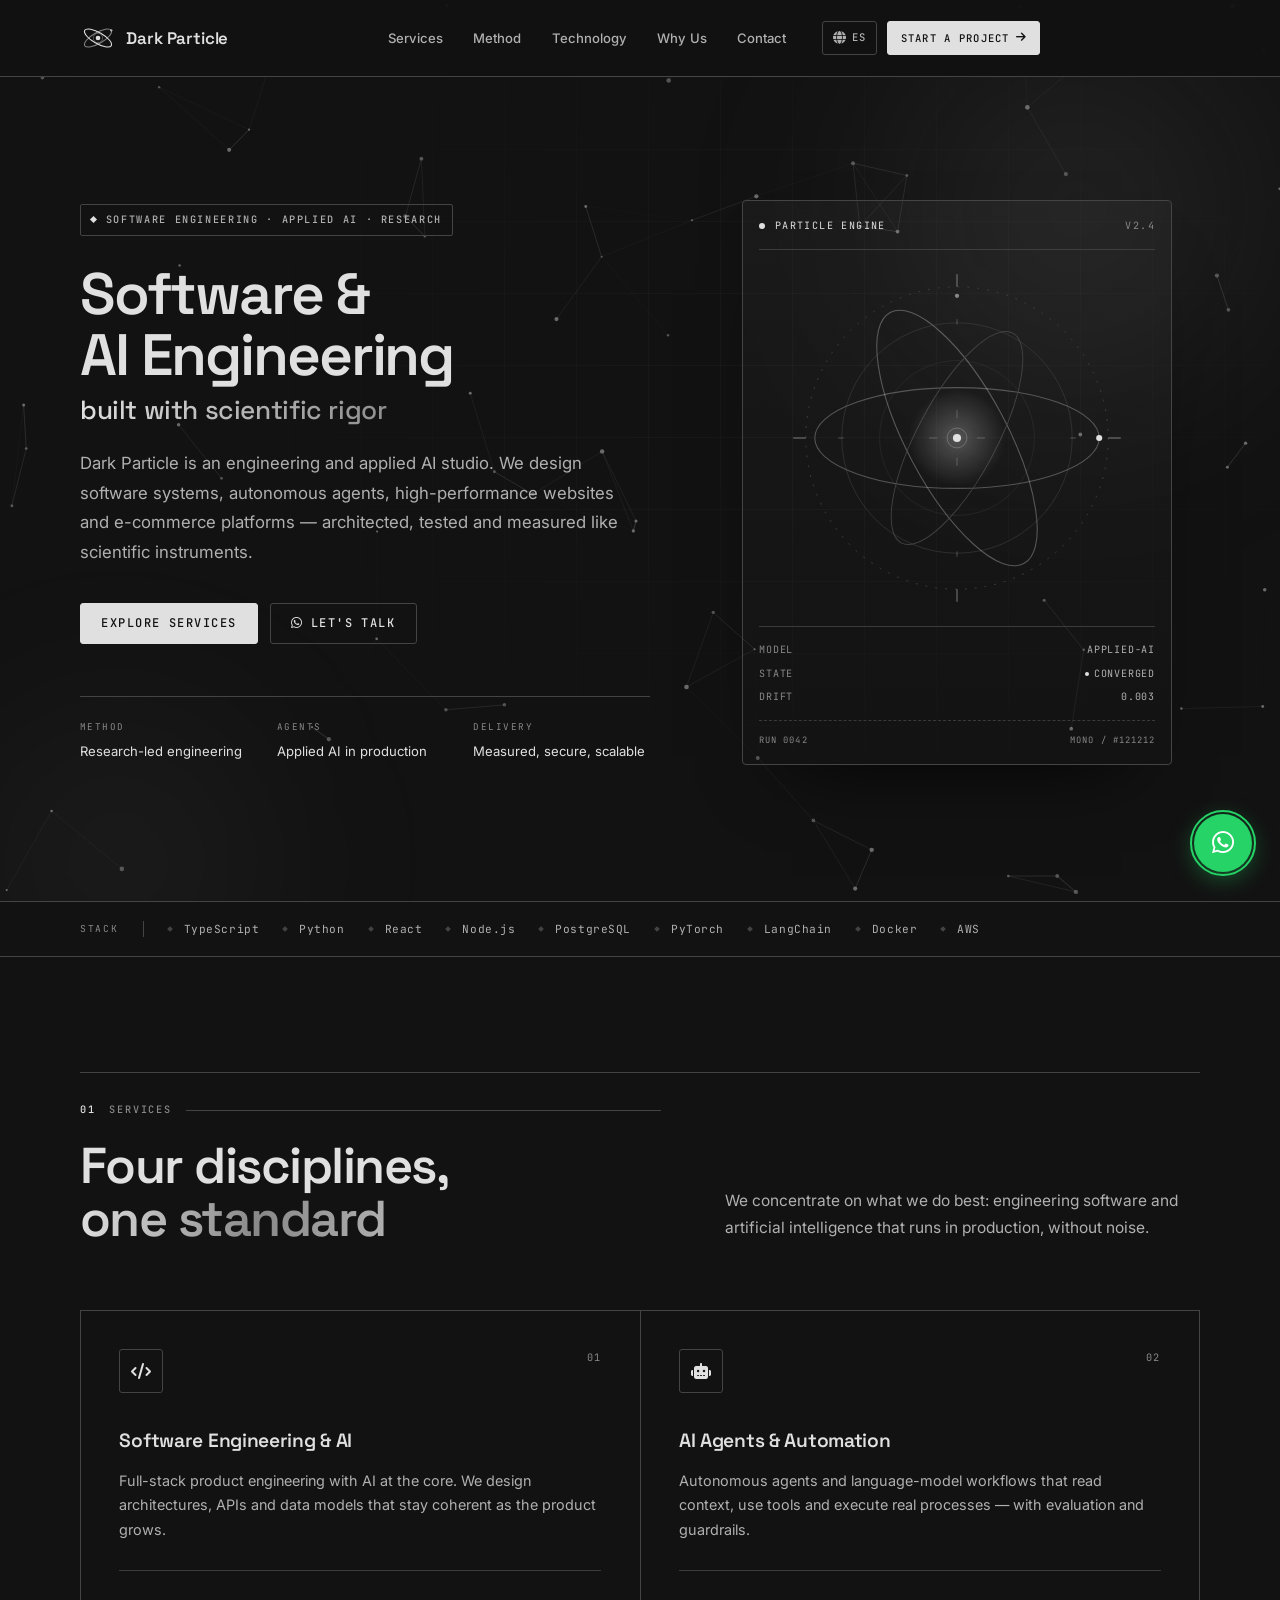
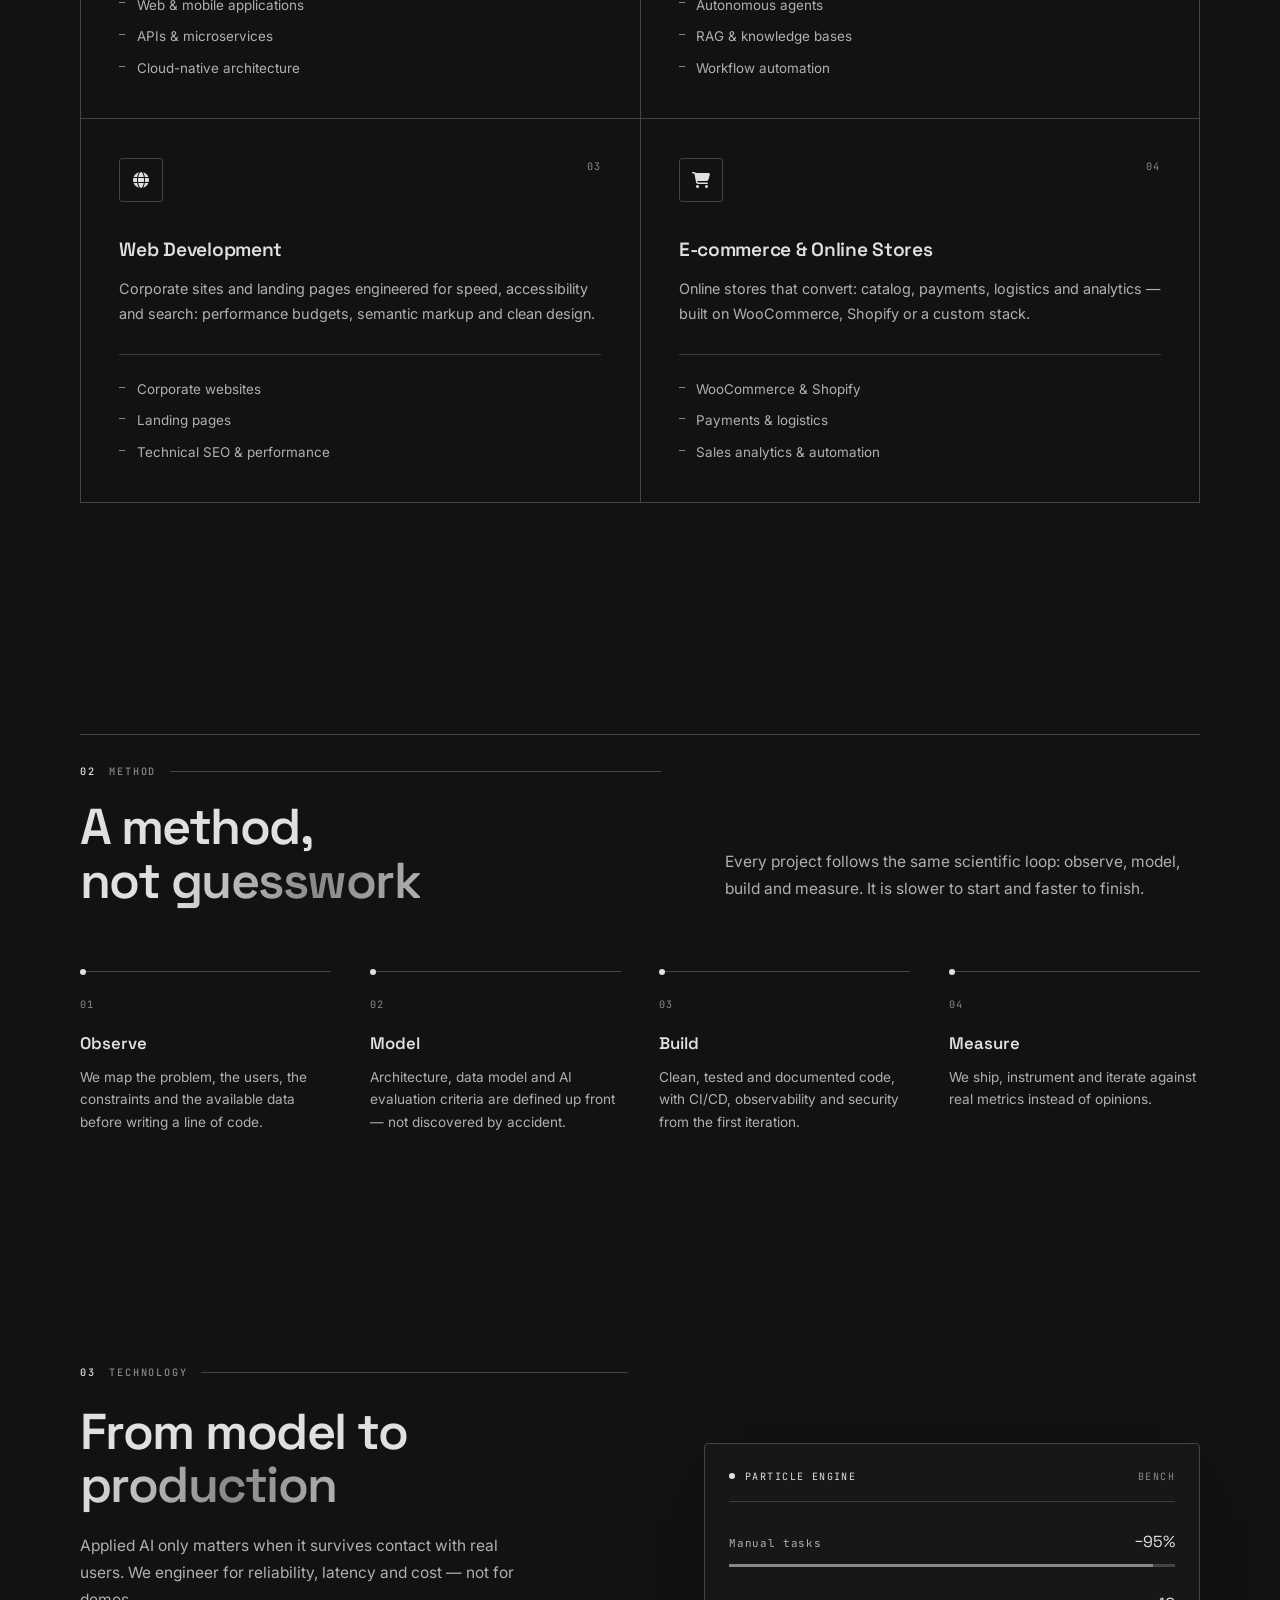
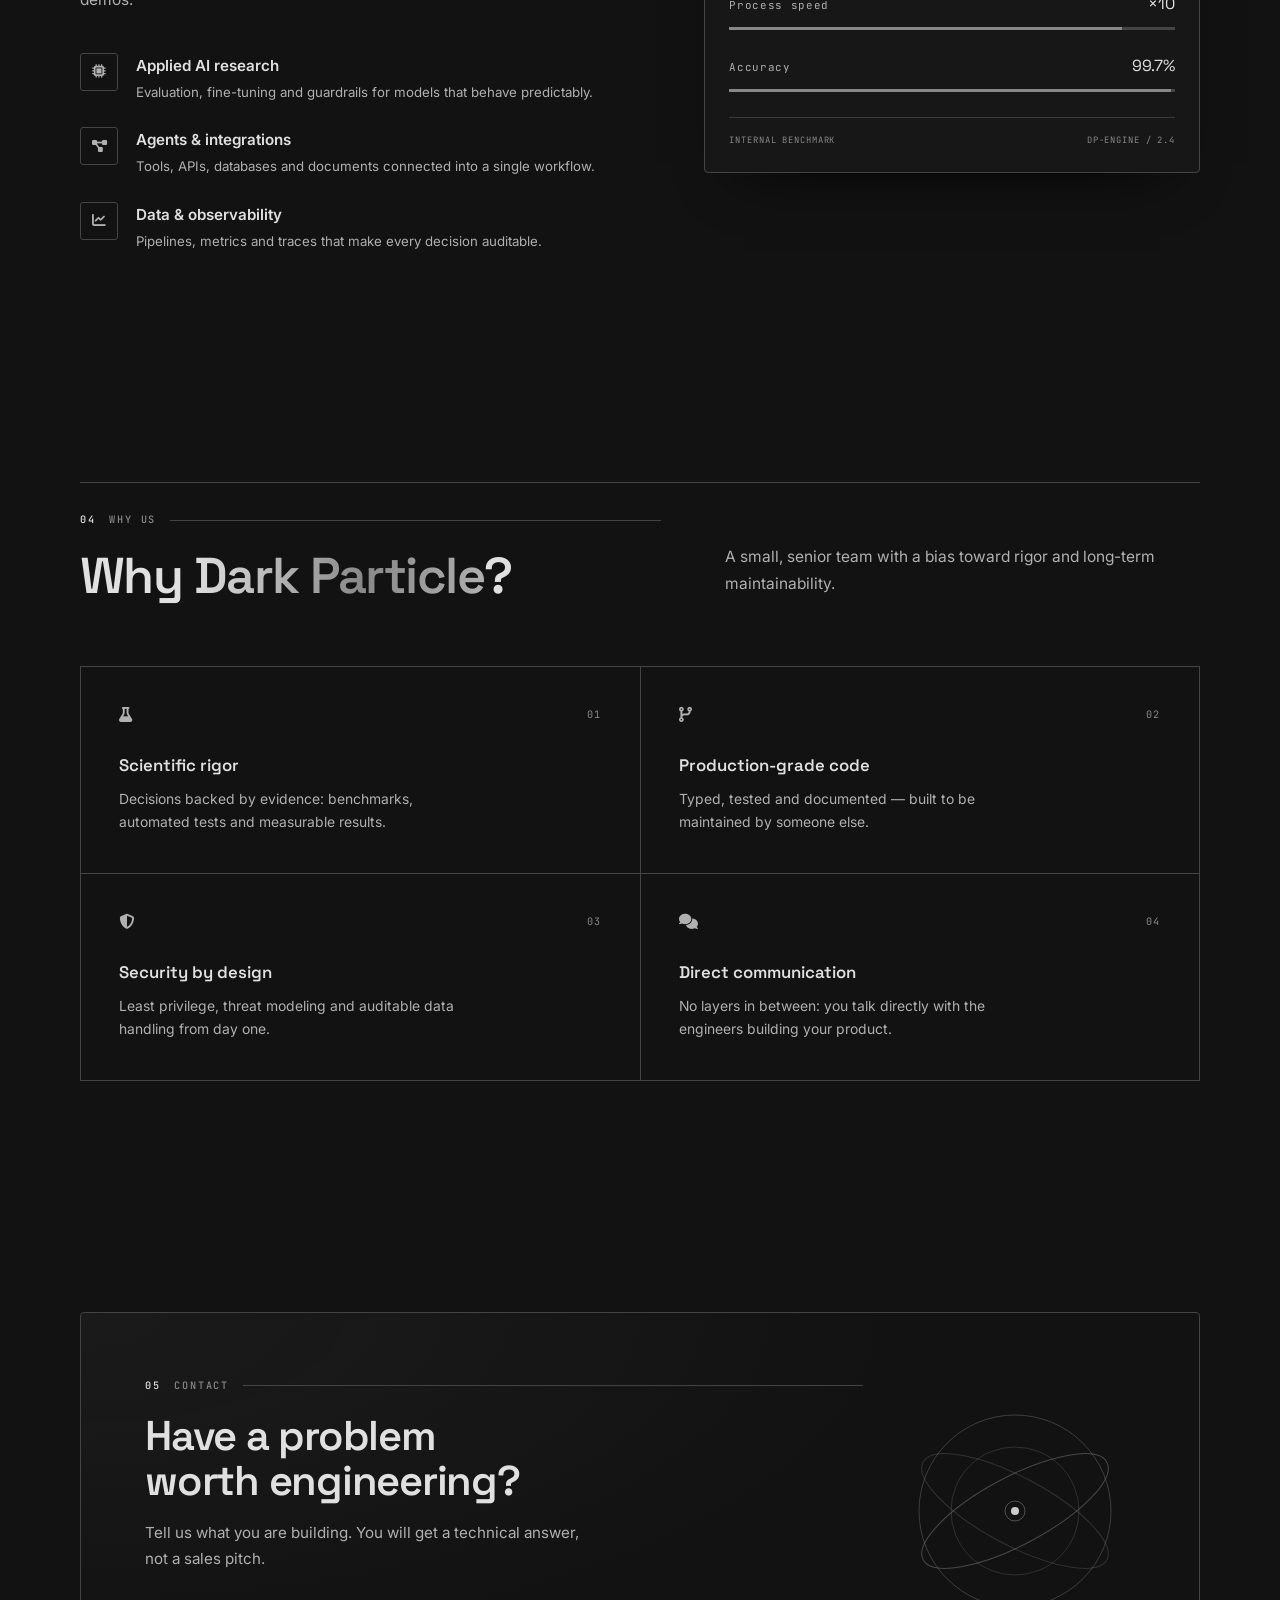
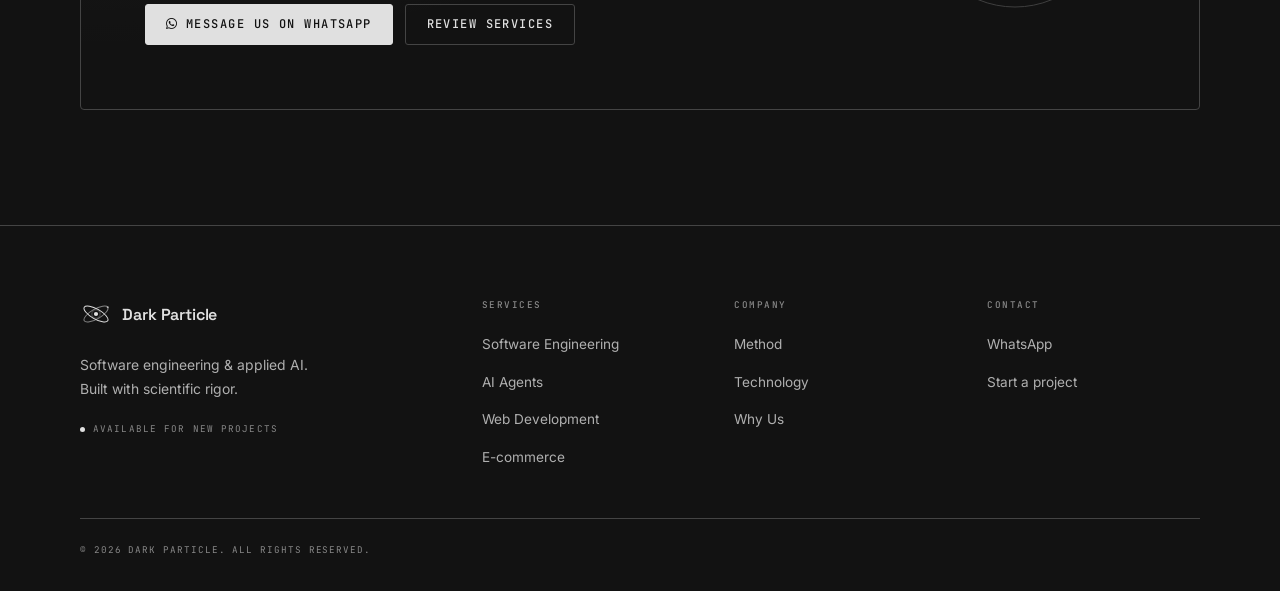
<file: index.html>
<!DOCTYPE html>
<html lang="en" class="no-js">
<head>
  <meta charset="UTF-8">
  <meta name="viewport" content="width=device-width, initial-scale=1">
  <meta name="theme-color" content="#121212">

  <title>Dark Particle | Software Engineering &amp; Applied AI</title>
  <meta name="description" content="Dark Particle is a software engineering and applied AI studio. We build AI agents, high-performance websites and e-commerce platforms with scientific rigor.">
  <meta name="author" content="Dark Particle">

  <meta property="og:type" content="website">
  <meta property="og:site_name" content="Dark Particle">
  <meta property="og:title" content="Dark Particle | Software Engineering &amp; Applied AI">
  <meta property="og:description" content="Software engineering, AI agents, web development and e-commerce — designed, tested and measured like scientific instruments.">
  <meta property="og:image" content="assets/og-dark-particle.png">
  <meta name="twitter:card" content="summary_large_image">
  <meta name="twitter:title" content="Dark Particle | Software Engineering &amp; Applied AI">
  <meta name="twitter:description" content="Software engineering, AI agents, web development and e-commerce — designed, tested and measured like scientific instruments.">
  <meta name="twitter:image" content="assets/og-dark-particle.png">

  <link rel="icon" type="image/png" href="assets/favicon.png">
  <link rel="apple-touch-icon" href="assets/apple-touch-icon.png">

  <!-- Google Fonts: Inter + Space Grotesk + JetBrains Mono -->
  <link rel="preconnect" href="https://fonts.googleapis.com">
  <link rel="preconnect" href="https://fonts.gstatic.com" crossorigin>
  <link href="https://fonts.googleapis.com/css2?family=Inter:wght@400;500;600&family=JetBrains+Mono:wght@400;500&family=Space+Grotesk:wght@500;600;700&display=swap" rel="stylesheet">

  <!-- Font Awesome 6 (icons) -->
  <link rel="stylesheet" href="https://cdnjs.cloudflare.com/ajax/libs/font-awesome/6.5.1/css/all.min.css">

  <!-- Main Stylesheet -->
  <link rel="stylesheet" href="css/style.css">

  <script type="application/ld+json">
  {
    "@context": "https://schema.org",
    "@type": "ProfessionalService",
    "name": "Dark Particle",
    "description": "Software engineering and applied AI studio: AI agents, web development and e-commerce platforms engineered with scientific rigor.",
    "image": "assets/logo-dark-particle.png",
    "telephone": "+57 311 7379576",
    "areaServed": "Worldwide",
    "knowsAbout": ["Software engineering", "Artificial intelligence", "AI agents", "Web development", "E-commerce"]
  }
  </script>

  <script>document.documentElement.classList.remove('no-js');document.documentElement.classList.add('js');</script>
</head>
<body>

  <a class="skip-link" href="#main" data-i18n="a11y_skip">Skip to content</a>

  <!-- Fondo animado global (red de partículas) -->
  <canvas id="swlab-bg" aria-hidden="true"></canvas>

  <!-- ============================= -->
  <!-- NAVBAR                        -->
  <!-- ============================= -->
  <header class="navbar" id="navbar">
    <div class="container navbar__inner">
      <a href="#hero" class="brand" aria-label="Dark Particle — home">
        <svg class="brand__mark" viewBox="0 0 40 40" width="36" height="36" aria-hidden="true" focusable="false">
          <ellipse cx="20" cy="20" rx="17" ry="6.2" transform="rotate(-30 20 20)" fill="none" stroke="currentColor" stroke-opacity=".55" stroke-width="1.2"/>
          <ellipse cx="20" cy="20" rx="17" ry="6.2" transform="rotate(30 20 20)" fill="none" stroke="currentColor" stroke-width="1.2"/>
          <circle cx="20" cy="20" r="5.2" fill="none" stroke="currentColor" stroke-opacity=".35" stroke-width="1"/>
          <circle cx="20" cy="20" r="2.6" fill="currentColor"/>
          <circle cx="34.7" cy="11.5" r="1.3" fill="currentColor" fill-opacity=".7"/>
        </svg>
        <span class="brand__name">Dark Particle</span>
      </a>

      <nav class="navbar__nav" id="navMenu" aria-label="Main navigation">
        <ul class="navbar__links">
          <li><a href="#services" class="navbar__link" data-i18n="nav_services">Services</a></li>
          <li><a href="#method" class="navbar__link" data-i18n="nav_method">Method</a></li>
          <li><a href="#tech" class="navbar__link" data-i18n="nav_tech">Technology</a></li>
          <li><a href="#features" class="navbar__link" data-i18n="nav_features">Why Us</a></li>
          <li><a href="#contact" class="navbar__link" data-i18n="nav_contact">Contact</a></li>
        </ul>
        <div class="navbar__actions">
          <button class="lang-toggle" id="langToggle" type="button" aria-label="Switch language">
            <i class="fa-solid fa-globe" aria-hidden="true"></i>
            <span data-i18n="lang_label">ES</span>
          </button>
          <a href="https://wa.me/573117379576" class="btn btn--primary navbar__cta" target="_blank" rel="noopener" data-i18n="nav_cta" data-wa="nav">
            Start a project <i class="fa-solid fa-arrow-right" aria-hidden="true"></i>
          </a>
        </div>
      </nav>

      <div class="navbar__right">
        <button class="lang-toggle lang-toggle--mobile" id="langToggleMobile" type="button" aria-label="Switch language">
          <i class="fa-solid fa-globe" aria-hidden="true"></i>
          <span data-i18n="lang_label">ES</span>
        </button>
        <button class="navbar__toggle" id="navToggle" type="button" aria-label="Toggle navigation" aria-expanded="false" aria-controls="navMenu">
          <span></span><span></span><span></span>
        </button>
      </div>
    </div>
  </header>

  <main id="main">

    <!-- ============================= -->
    <!-- HERO                          -->
    <!-- ============================= -->
    <section class="hero" id="hero">
      <div class="hero__bg" aria-hidden="true">
        <div class="hero__glow hero__glow--1"></div>
        <div class="hero__glow hero__glow--2"></div>
        <div class="hero__grid"></div>
      </div>

      <div class="container hero__inner">
        <div class="hero__content">
          <p class="hero__badge reveal">
            <span class="hero__badge-mark" aria-hidden="true"></span>
            <span data-i18n="hero_badge">Software Engineering · Applied AI · Research</span>
          </p>

          <h1 class="hero__title reveal" data-i18n="hero_title">Software &amp; AI Engineering<span class="hero__title-sub gradient-text">built with scientific rigor</span></h1>

          <p class="hero__subtitle reveal" data-i18n="hero_subtitle">Dark Particle is an engineering and applied AI studio. We design software systems, autonomous agents, high-performance websites and e-commerce platforms — architected, tested and measured like scientific instruments.</p>

          <div class="hero__actions reveal">
            <a href="#services" class="btn btn--primary btn--lg" data-i18n="hero_cta1">Explore services</a>
            <a href="https://wa.me/573117379576" class="btn btn--ghost btn--lg" target="_blank" rel="noopener" data-i18n="hero_cta2" data-wa="hero">
              <i class="fa-brands fa-whatsapp" aria-hidden="true"></i> Let's talk
            </a>
          </div>

          <dl class="hero__stats reveal">
            <div class="hero__stat">
              <dt class="hero__stat-label" data-i18n="hero_stat1_label">Method</dt>
              <dd class="hero__stat-value" data-i18n="hero_stat1">Research-led engineering</dd>
            </div>
            <div class="hero__stat">
              <dt class="hero__stat-label" data-i18n="hero_stat2_label">Agents</dt>
              <dd class="hero__stat-value" data-i18n="hero_stat2">Applied AI in production</dd>
            </div>
            <div class="hero__stat">
              <dt class="hero__stat-label" data-i18n="hero_stat3_label">Delivery</dt>
              <dd class="hero__stat-value" data-i18n="hero_stat3">Measured, secure, scalable</dd>
            </div>
          </dl>
        </div>

        <div class="hero__visual reveal">
          <div class="detector">
            <div class="detector__head">
              <span class="detector__led" aria-hidden="true"></span>
              <span class="detector__title">Particle Engine</span>
              <span class="detector__meta">v2.4</span>
            </div>

            <div class="detector__stage">
              <svg class="detector__svg" viewBox="0 0 400 400" role="img" aria-label="Particle detector diagram with orbital tracks">
                <defs>
                  <radialGradient id="coreGlow" cx="50%" cy="50%" r="50%">
                    <stop offset="0%" stop-color="#E0E0E0" stop-opacity=".30"/>
                    <stop offset="100%" stop-color="#E0E0E0" stop-opacity="0"/>
                  </radialGradient>
                </defs>

                <g fill="none" stroke="#444444">
                  <circle cx="200" cy="200" r="168" stroke-dasharray="2 9"/>
                  <circle cx="200" cy="200" r="128" stroke-opacity=".6"/>
                  <circle cx="200" cy="200" r="86" stroke-opacity=".35"/>
                </g>

                <g stroke="#888888" stroke-width="1" fill="none">
                  <path d="M200 18v14M200 368v14M18 200h14M368 200h14"/>
                  <path d="M200 68v6M200 326v6M68 200h6M326 200h6" stroke-opacity=".55"/>
                </g>

                <g class="detector__orbit detector__orbit--a">
                  <ellipse cx="200" cy="200" rx="158" ry="56" fill="none" stroke="#888888" stroke-opacity=".55" stroke-width="1.2"/>
                  <circle cx="358" cy="200" r="3.4" fill="#E0E0E0"/>
                </g>

                <g class="detector__orbit detector__orbit--b">
                  <ellipse cx="200" cy="200" rx="158" ry="56" transform="rotate(62 200 200)" fill="none" stroke="#E0E0E0" stroke-opacity=".32" stroke-width="1.2"/>
                  <circle cx="200" cy="42" r="2.4" fill="#888888"/>
                </g>

                <g class="detector__orbit detector__orbit--c">
                  <ellipse cx="200" cy="200" rx="132" ry="44" transform="rotate(118 200 200)" fill="none" stroke="#444444" stroke-width="1"/>
                </g>

                <circle cx="200" cy="200" r="54" fill="url(#coreGlow)"/>
                <circle cx="200" cy="200" r="11" fill="none" stroke="#888888" stroke-opacity=".7"/>
                <circle cx="200" cy="200" r="4.5" fill="#E0E0E0"/>
                <path d="M200 178v-9M200 231v-9M178 200h-9M231 200h-9" stroke="#888888" stroke-opacity=".6"/>
              </svg>
            </div>

            <div class="detector__readout">
              <div class="detector__row"><span>MODEL</span><span>applied-ai</span></div>
              <div class="detector__row"><span>STATE</span><span class="is-ok">converged</span></div>
              <div class="detector__row"><span>DRIFT</span><span>0.003</span></div>
            </div>

            <div class="detector__foot">
              <span>RUN 0042</span>
              <span>MONO / #121212</span>
            </div>
          </div>
        </div>
      </div>
    </section>

    <!-- ============================= -->
    <!-- STACK STRIP                   -->
    <!-- ============================= -->
    <section class="stack" aria-label="Technology stack">
      <div class="container stack__inner">
        <span class="stack__label" data-i18n="stack_label">Stack</span>
        <ul class="stack__list">
          <li>TypeScript</li>
          <li>Python</li>
          <li>React</li>
          <li>Node.js</li>
          <li>PostgreSQL</li>
          <li>PyTorch</li>
          <li>LangChain</li>
          <li>Docker</li>
          <li>AWS</li>
        </ul>
      </div>
    </section>

    <!-- ============================= -->
    <!-- SERVICES                      -->
    <!-- ============================= -->
    <section class="section services" id="services">
      <div class="container">
        <header class="section__head reveal">
          <div class="section__head-main">
            <p class="section__eyebrow"><span class="section__index">01</span><span data-i18n="services_tag">Services</span></p>
            <h2 class="section__title" data-i18n="services_title">Four disciplines,<br><span class="gradient-text">one standard</span></h2>
          </div>
          <p class="section__desc" data-i18n="services_desc">We concentrate on what we do best: engineering software and artificial intelligence that runs in production, without noise.</p>
        </header>

        <div class="services__grid">
          <!-- 01. Software engineering & AI -->
          <article class="service reveal">
            <div class="service__top">
              <span class="service__icon"><i class="fa-solid fa-code" aria-hidden="true"></i></span>
              <span class="service__num">01</span>
            </div>
            <h3 class="service__title" data-i18n="s1_title">Software Engineering &amp; AI</h3>
            <p class="service__text" data-i18n="s1_desc">Full-stack product engineering with AI at the core. We design architectures, APIs and data models that stay coherent as the product grows.</p>
            <ul class="service__list">
              <li data-i18n="s1_i1">Web &amp; mobile applications</li>
              <li data-i18n="s1_i2">APIs &amp; microservices</li>
              <li data-i18n="s1_i3">Cloud-native architecture</li>
            </ul>
          </article>

          <!-- 02. AI agents -->
          <article class="service reveal">
            <div class="service__top">
              <span class="service__icon"><i class="fa-solid fa-robot" aria-hidden="true"></i></span>
              <span class="service__num">02</span>
            </div>
            <h3 class="service__title" data-i18n="s2_title">AI Agents &amp; Automation</h3>
            <p class="service__text" data-i18n="s2_desc">Autonomous agents and language-model workflows that read context, use tools and execute real processes — with evaluation and guardrails.</p>
            <ul class="service__list">
              <li data-i18n="s2_i1">Autonomous agents</li>
              <li data-i18n="s2_i2">RAG &amp; knowledge bases</li>
              <li data-i18n="s2_i3">Workflow automation</li>
            </ul>
          </article>

          <!-- 03. Web development -->
          <article class="service reveal">
            <div class="service__top">
              <span class="service__icon"><i class="fa-solid fa-globe" aria-hidden="true"></i></span>
              <span class="service__num">03</span>
            </div>
            <h3 class="service__title" data-i18n="s3_title">Web Development</h3>
            <p class="service__text" data-i18n="s3_desc">Corporate sites and landing pages engineered for speed, accessibility and search: performance budgets, semantic markup and clean design.</p>
            <ul class="service__list">
              <li data-i18n="s3_i1">Corporate websites</li>
              <li data-i18n="s3_i2">Landing pages</li>
              <li data-i18n="s3_i3">Technical SEO &amp; performance</li>
            </ul>
          </article>

          <!-- 04. E-commerce -->
          <article class="service reveal">
            <div class="service__top">
              <span class="service__icon"><i class="fa-solid fa-cart-shopping" aria-hidden="true"></i></span>
              <span class="service__num">04</span>
            </div>
            <h3 class="service__title" data-i18n="s4_title">E-commerce &amp; Online Stores</h3>
            <p class="service__text" data-i18n="s4_desc">Online stores that convert: catalog, payments, logistics and analytics — built on WooCommerce, Shopify or a custom stack.</p>
            <ul class="service__list">
              <li data-i18n="s4_i1">WooCommerce &amp; Shopify</li>
              <li data-i18n="s4_i2">Payments &amp; logistics</li>
              <li data-i18n="s4_i3">Sales analytics &amp; automation</li>
            </ul>
          </article>
        </div>
      </div>
    </section>

    <!-- ============================= -->
    <!-- METHOD                        -->
    <!-- ============================= -->
    <section class="section method" id="method">
      <div class="container">
        <header class="section__head reveal">
          <div class="section__head-main">
            <p class="section__eyebrow"><span class="section__index">02</span><span data-i18n="method_tag">Method</span></p>
            <h2 class="section__title" data-i18n="method_title">A method,<br>not <span class="gradient-text">guesswork</span></h2>
          </div>
          <p class="section__desc" data-i18n="method_desc">Every project follows the same scientific loop: observe, model, build and measure. It is slower to start and faster to finish.</p>
        </header>

        <ol class="method__grid">
          <li class="method__step reveal">
            <span class="method__num">01</span>
            <h3 data-i18n="m1_title">Observe</h3>
            <p data-i18n="m1_desc">We map the problem, the users, the constraints and the available data before writing a line of code.</p>
          </li>
          <li class="method__step reveal">
            <span class="method__num">02</span>
            <h3 data-i18n="m2_title">Model</h3>
            <p data-i18n="m2_desc">Architecture, data model and AI evaluation criteria are defined up front — not discovered by accident.</p>
          </li>
          <li class="method__step reveal">
            <span class="method__num">03</span>
            <h3 data-i18n="m3_title">Build</h3>
            <p data-i18n="m3_desc">Clean, tested and documented code, with CI/CD, observability and security from the first iteration.</p>
          </li>
          <li class="method__step reveal">
            <span class="method__num">04</span>
            <h3 data-i18n="m4_title">Measure</h3>
            <p data-i18n="m4_desc">We ship, instrument and iterate against real metrics instead of opinions.</p>
          </li>
        </ol>
      </div>
    </section>

    <!-- ============================= -->
    <!-- TECHNOLOGY                    -->
    <!-- ============================= -->
    <section class="section tech" id="tech">
      <div class="container tech__grid">
        <div class="tech__content reveal">
          <p class="section__eyebrow"><span class="section__index">03</span><span data-i18n="tech_tag">Technology</span></p>
          <h2 class="section__title" data-i18n="tech_title">From model to<br><span class="gradient-text">production</span></h2>
          <p class="section__desc" data-i18n="tech_desc">Applied AI only matters when it survives contact with real users. We engineer for reliability, latency and cost — not for demos.</p>

          <ul class="tech__features">
            <li>
              <i class="fa-solid fa-microchip" aria-hidden="true"></i>
              <div>
                <h3 data-i18n="t1_title">Applied AI research</h3>
                <p data-i18n="t1_desc">Evaluation, fine-tuning and guardrails for models that behave predictably.</p>
              </div>
            </li>
            <li>
              <i class="fa-solid fa-diagram-project" aria-hidden="true"></i>
              <div>
                <h3 data-i18n="t2_title">Agents &amp; integrations</h3>
                <p data-i18n="t2_desc">Tools, APIs, databases and documents connected into a single workflow.</p>
              </div>
            </li>
            <li>
              <i class="fa-solid fa-chart-line" aria-hidden="true"></i>
              <div>
                <h3 data-i18n="t3_title">Data &amp; observability</h3>
                <p data-i18n="t3_desc">Pipelines, metrics and traces that make every decision auditable.</p>
              </div>
            </li>
          </ul>
        </div>

        <aside class="engine reveal" aria-label="Particle Engine metrics">
          <div class="engine__head">
            <span class="engine__led" aria-hidden="true"></span>
            <span data-i18n="engine_title">Particle Engine</span>
            <span class="engine__meta">BENCH</span>
          </div>

          <div class="engine__body">
            <div class="engine__metric">
              <div class="engine__metric-top"><span data-i18n="metric1">Manual tasks</span><span>&minus;95%</span></div>
              <div class="engine__bar"><span style="width: 95%"></span></div>
            </div>
            <div class="engine__metric">
              <div class="engine__metric-top"><span data-i18n="metric2">Process speed</span><span>&times;10</span></div>
              <div class="engine__bar"><span style="width: 88%"></span></div>
            </div>
            <div class="engine__metric">
              <div class="engine__metric-top"><span data-i18n="metric3">Accuracy</span><span>99.7%</span></div>
              <div class="engine__bar"><span style="width: 99%"></span></div>
            </div>
          </div>

          <div class="engine__foot">
            <span data-i18n="engine_foot">Continuous evaluation</span>
            <span>DP-ENGINE / 2.4</span>
          </div>
        </aside>
      </div>
    </section>

    <!-- ============================= -->
    <!-- WHY US                        -->
    <!-- ============================= -->
    <section class="section features" id="features">
      <div class="container">
        <header class="section__head reveal">
          <div class="section__head-main">
            <p class="section__eyebrow"><span class="section__index">04</span><span data-i18n="features_tag">Why Us</span></p>
            <h2 class="section__title" data-i18n="features_title">Why <span class="gradient-text">Dark Particle</span>?</h2>
          </div>
          <p class="section__desc" data-i18n="features_desc">A small, senior team with a bias toward rigor and long-term maintainability.</p>
        </header>

        <div class="features__grid">
          <article class="principle reveal">
            <div class="principle__top">
              <i class="fa-solid fa-flask" aria-hidden="true"></i>
              <span class="principle__num">01</span>
            </div>
            <h3 data-i18n="f1_title">Scientific rigor</h3>
            <p data-i18n="f1_desc">Decisions backed by evidence: benchmarks, automated tests and measurable results.</p>
          </article>

          <article class="principle reveal">
            <div class="principle__top">
              <i class="fa-solid fa-code-branch" aria-hidden="true"></i>
              <span class="principle__num">02</span>
            </div>
            <h3 data-i18n="f2_title">Production-grade code</h3>
            <p data-i18n="f2_desc">Typed, tested and documented — built to be maintained by someone else.</p>
          </article>

          <article class="principle reveal">
            <div class="principle__top">
              <i class="fa-solid fa-shield-halved" aria-hidden="true"></i>
              <span class="principle__num">03</span>
            </div>
            <h3 data-i18n="f3_title">Security by design</h3>
            <p data-i18n="f3_desc">Least privilege, threat modeling and auditable data handling from day one.</p>
          </article>

          <article class="principle reveal">
            <div class="principle__top">
              <i class="fa-solid fa-comments" aria-hidden="true"></i>
              <span class="principle__num">04</span>
            </div>
            <h3 data-i18n="f4_title">Direct communication</h3>
            <p data-i18n="f4_desc">No layers in between: you talk directly with the engineers building your product.</p>
          </article>
        </div>
      </div>
    </section>

    <!-- ============================= -->
    <!-- CTA / CONTACT                 -->
    <!-- ============================= -->
    <section class="section cta" id="contact">
      <div class="container">
        <div class="cta__panel reveal">
          <div class="cta__content">
            <p class="section__eyebrow"><span class="section__index">05</span><span data-i18n="cta_tag">Contact</span></p>
            <h2 class="cta__title" data-i18n="cta_title">Have a problem worth engineering?</h2>
            <p class="cta__text" data-i18n="cta_text">Tell us what you are building. You will get a technical answer, not a sales pitch.</p>
            <div class="cta__actions">
              <a href="https://wa.me/573117379576" class="btn btn--primary btn--lg" target="_blank" rel="noopener" data-i18n="cta_btn1" data-wa="cta">
                <i class="fa-brands fa-whatsapp" aria-hidden="true"></i> Message us on WhatsApp
              </a>
              <a href="#services" class="btn btn--ghost btn--lg" data-i18n="cta_btn2">Review services</a>
            </div>
          </div>

          <div class="cta__deco" aria-hidden="true">
            <svg viewBox="0 0 240 240" width="240" height="240" fill="none">
              <circle cx="120" cy="120" r="96" stroke="#444444"/>
              <circle cx="120" cy="120" r="64" stroke="#444444" stroke-opacity=".7"/>
              <ellipse cx="120" cy="120" rx="104" ry="34" transform="rotate(-28 120 120)" stroke="#888888" stroke-opacity=".5"/>
              <ellipse cx="120" cy="120" rx="104" ry="34" transform="rotate(28 120 120)" stroke="#888888" stroke-opacity=".3"/>
              <circle cx="120" cy="120" r="4" fill="#E0E0E0"/>
              <circle cx="120" cy="120" r="10" stroke="#888888" stroke-opacity=".6"/>
            </svg>
          </div>
        </div>
      </div>
    </section>

  </main>

  <!-- ============================= -->
  <!-- FOOTER                        -->
  <!-- ============================= -->
  <footer class="footer" id="footer">
    <div class="container">
      <div class="footer__grid">
        <div class="footer__brand">
          <a href="#hero" class="brand" aria-label="Dark Particle — home">
            <svg class="brand__mark" viewBox="0 0 40 40" width="32" height="32" aria-hidden="true" focusable="false">
              <ellipse cx="20" cy="20" rx="17" ry="6.2" transform="rotate(-30 20 20)" fill="none" stroke="currentColor" stroke-opacity=".55" stroke-width="1.2"/>
              <ellipse cx="20" cy="20" rx="17" ry="6.2" transform="rotate(30 20 20)" fill="none" stroke="currentColor" stroke-width="1.2"/>
              <circle cx="20" cy="20" r="5.2" fill="none" stroke="currentColor" stroke-opacity=".35" stroke-width="1"/>
              <circle cx="20" cy="20" r="2.6" fill="currentColor"/>
              <circle cx="34.7" cy="11.5" r="1.3" fill="currentColor" fill-opacity=".7"/>
            </svg>
            <span class="brand__name brand__name--footer">Dark Particle</span>
          </a>
          <p class="footer__tagline" data-i18n="footer_tagline">Software engineering &amp; applied AI.<br>Built with scientific rigor.</p>
          <p class="footer__status"><span class="footer__dot" aria-hidden="true"></span><span data-i18n="footer_status">Available for new projects</span></p>
        </div>

        <div class="footer__col">
          <h4 data-i18n="footer_services">Services</h4>
          <ul>
            <li><a href="#services" data-i18n="footer_sw">Software Engineering</a></li>
            <li><a href="#services" data-i18n="footer_ai">AI Agents</a></li>
            <li><a href="#services" data-i18n="footer_web">Web Development</a></li>
            <li><a href="#services" data-i18n="footer_ecommerce">E-commerce</a></li>
          </ul>
        </div>

        <div class="footer__col">
          <h4 data-i18n="footer_company">Company</h4>
          <ul>
            <li><a href="#method" data-i18n="footer_method">Method</a></li>
            <li><a href="#tech" data-i18n="footer_tech">Technology</a></li>
            <li><a href="#features" data-i18n="footer_why">Why Us</a></li>
          </ul>
        </div>

        <div class="footer__col">
          <h4 data-i18n="footer_contact">Contact</h4>
          <ul>
            <li><a href="https://wa.me/573117379576" target="_blank" rel="noopener" data-wa="footer" data-i18n="footer_whatsapp">WhatsApp</a></li>
            <li><a href="https://wa.me/573117379576" target="_blank" rel="noopener" data-wa="footer" data-i18n="footer_talk">Start a project</a></li>
          </ul>
        </div>
      </div>

      <div class="footer__bottom">
        <p data-i18n="footer_copy">&copy; 2026 Dark Particle. All rights reserved.</p>
      </div>
    </div>
  </footer>

  <!-- ============================= -->
  <!-- WHATSAPP FLOATING BUTTON      -->
  <!-- ============================= -->
  <a href="https://wa.me/573117379576"
     class="whatsapp-btn"
     target="_blank"
     rel="noopener"
     aria-label="Chat on WhatsApp"
     data-wa="float"
     id="whatsappBtn">
    <i class="fa-brands fa-whatsapp" aria-hidden="true"></i>
    <span class="whatsapp-btn__pulse" aria-hidden="true"></span>
  </a>

  <script src="js/script.js"></script>
  <script src="js/background.js"></script>
</body>
</html>
</file>
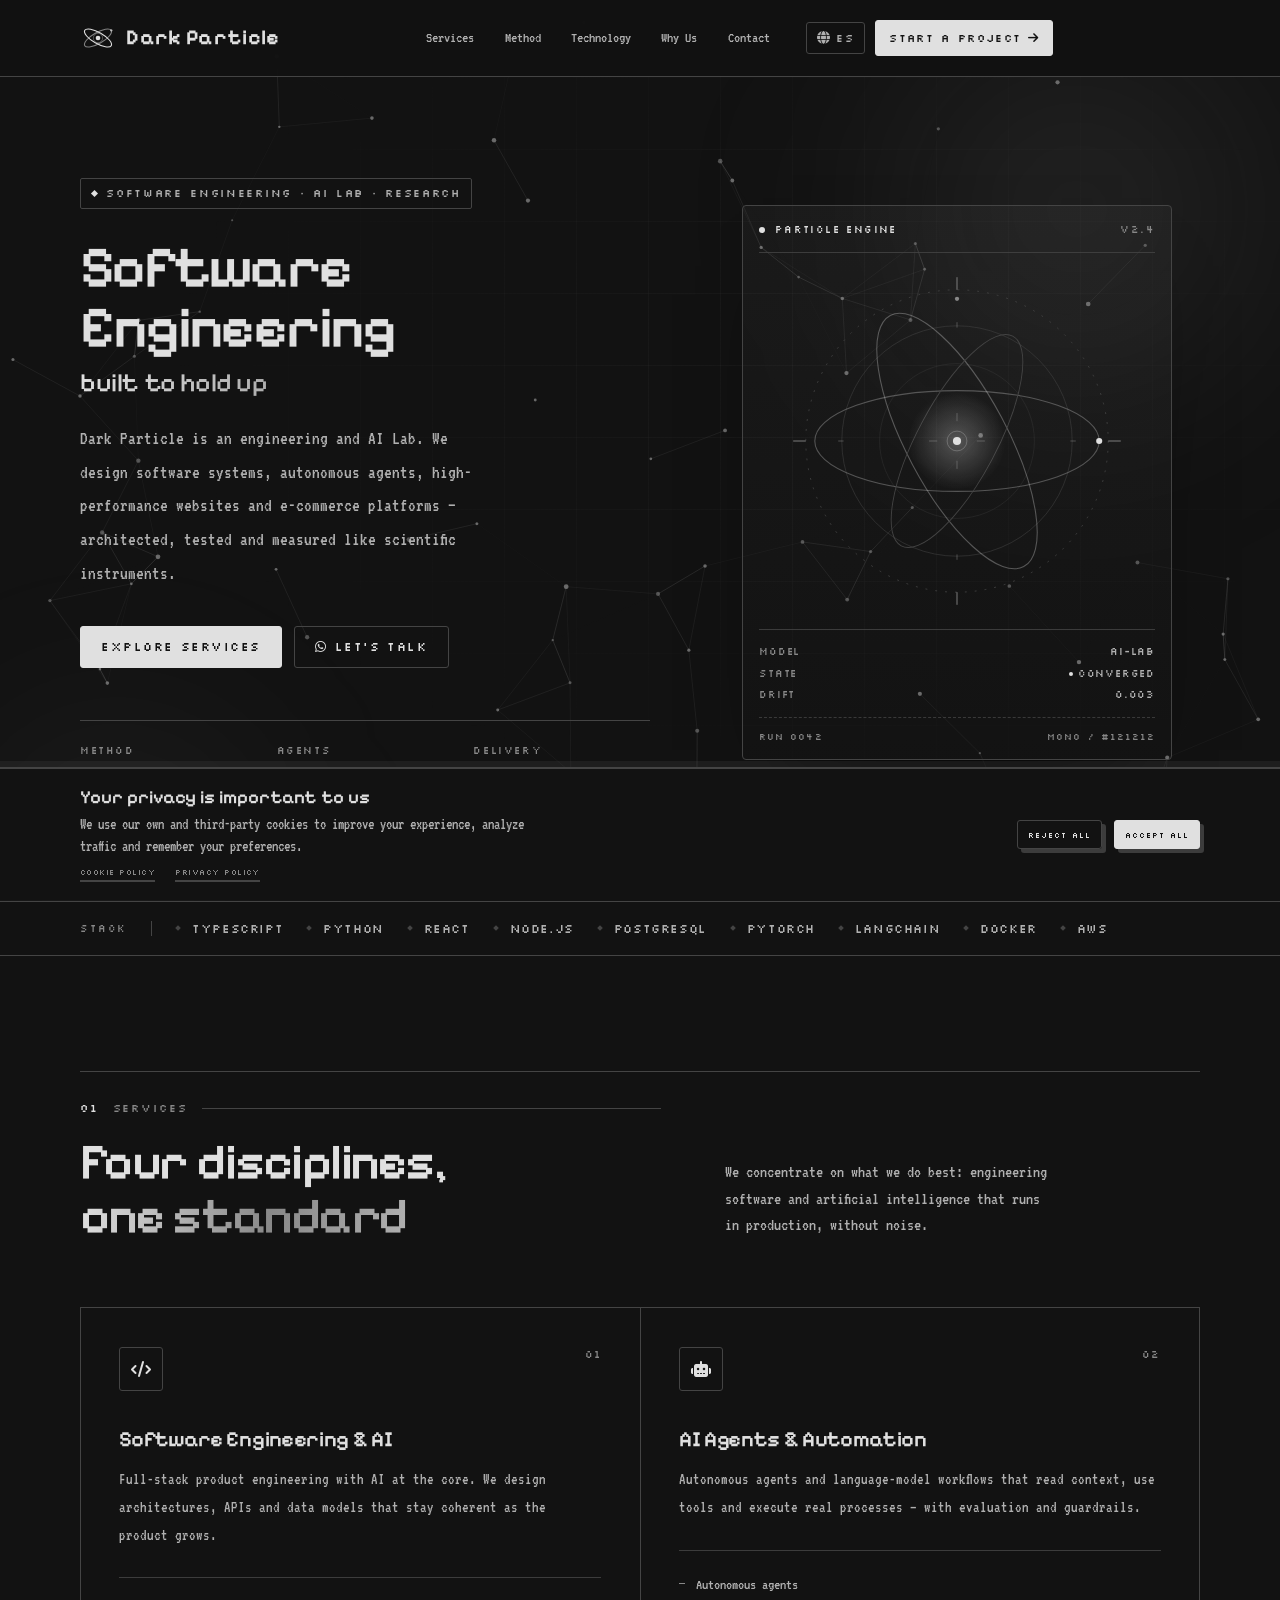
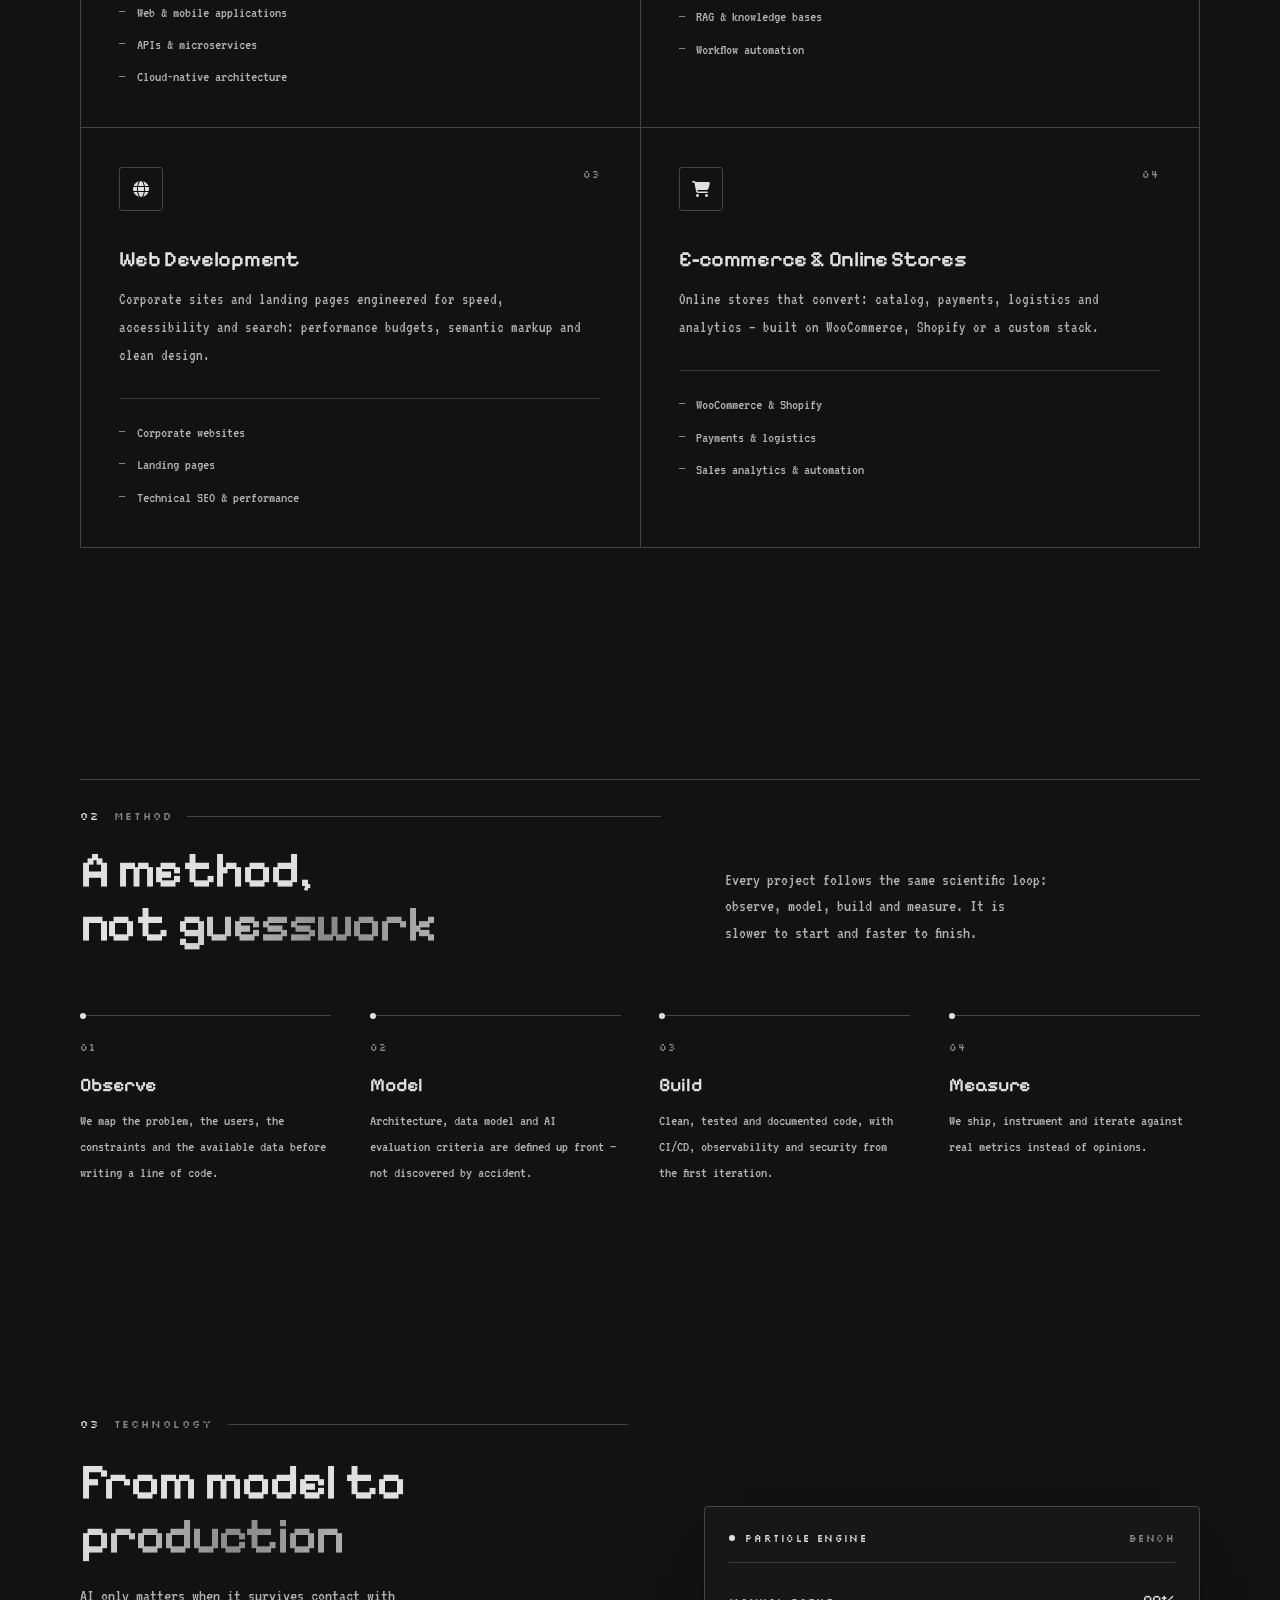
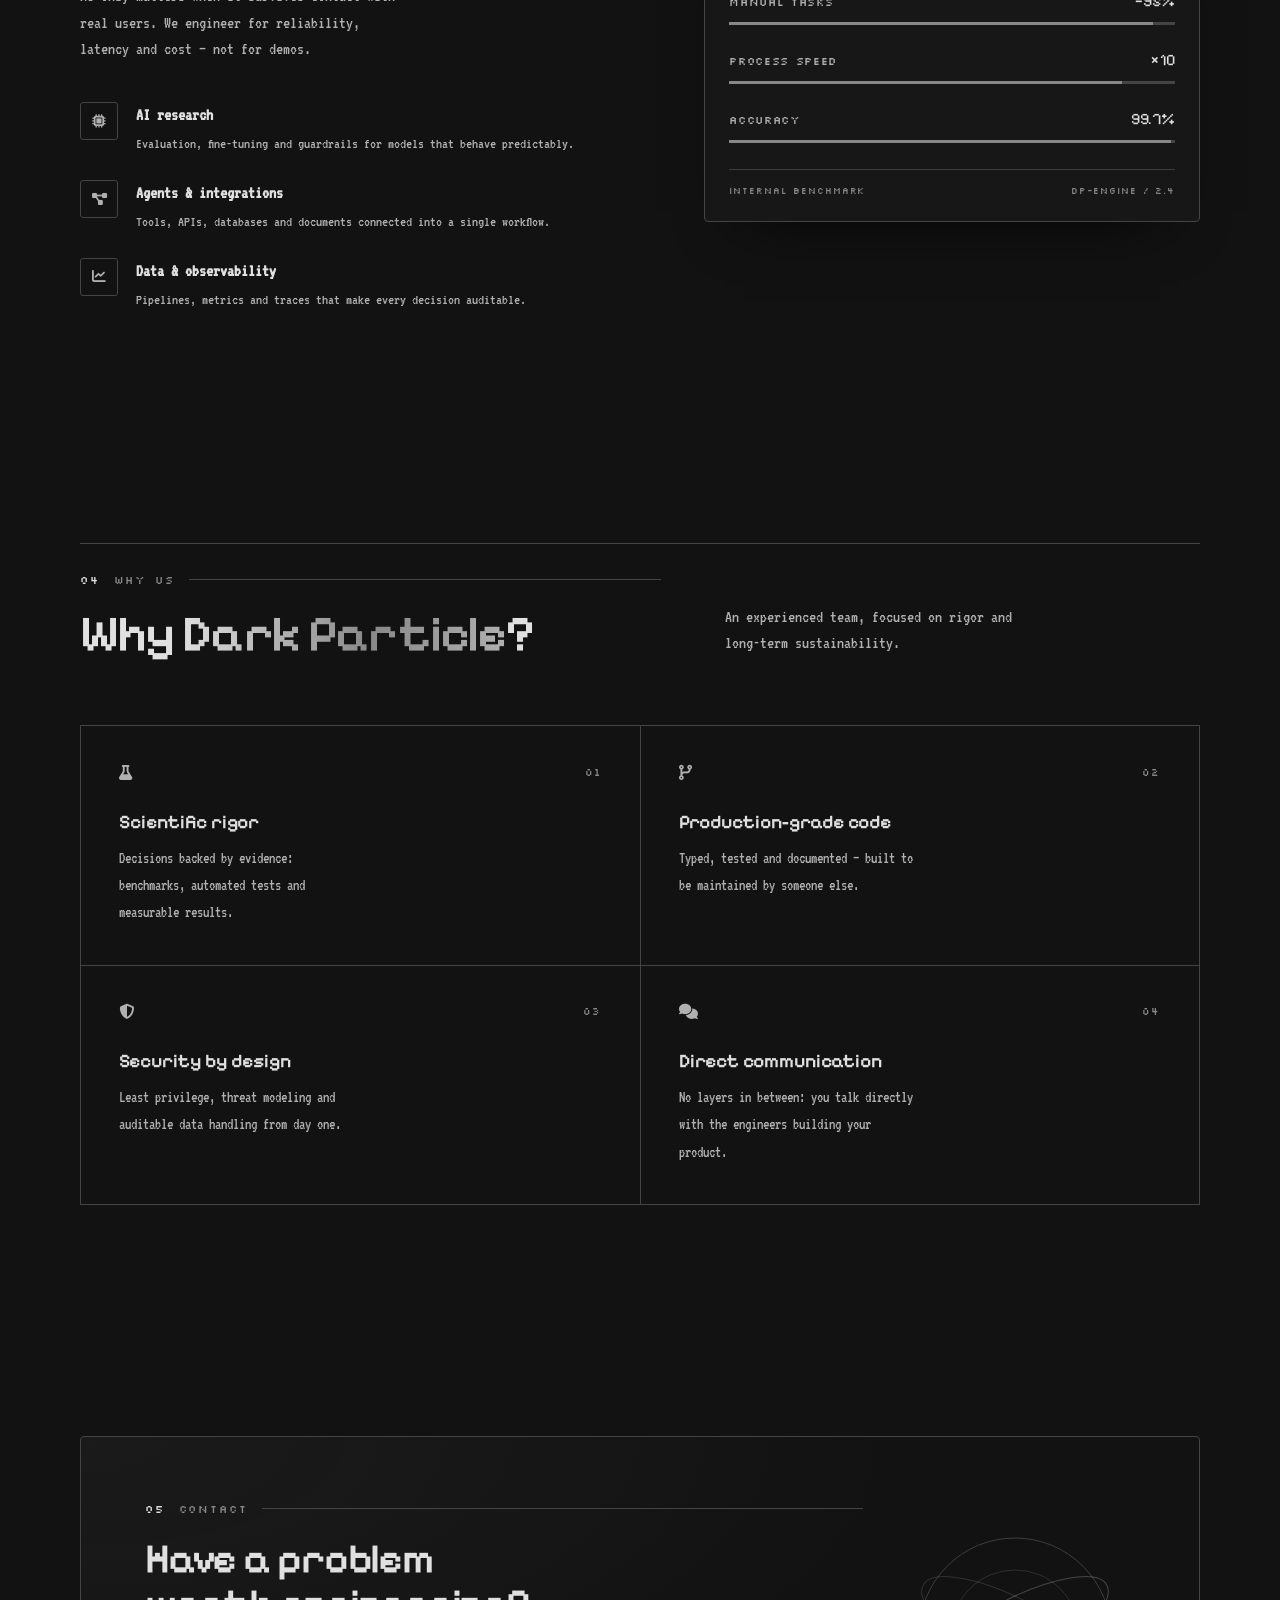
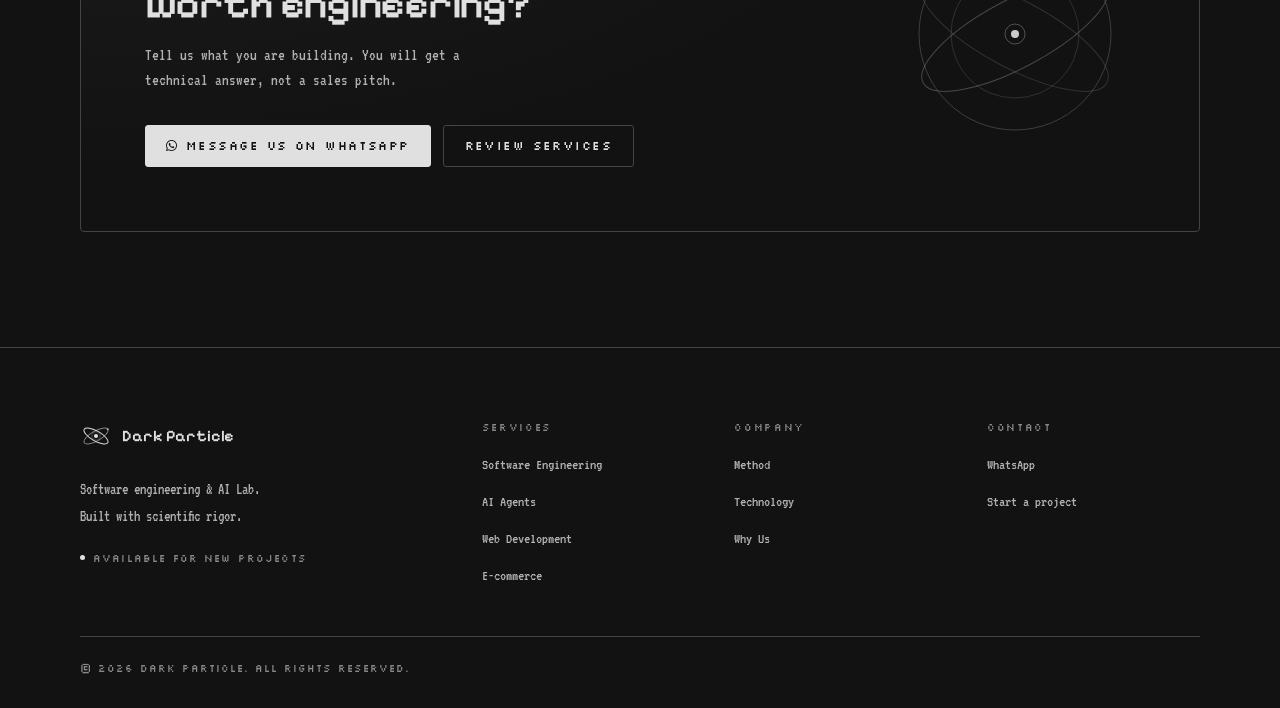
<file: pixelArt/index.html>
<!DOCTYPE html>
<html lang="en" class="no-js">
<head>
  <meta charset="UTF-8">
  <meta name="viewport" content="width=device-width, initial-scale=1">
  <meta name="theme-color" content="#121212">

  <title>Dark Particle | Software Engineering &amp; AI Lab</title>
  <meta name="description" content="Dark Particle is a software engineering and AI Lab. We build AI agents, high-performance websites and e-commerce platforms with scientific rigor.">
  <meta name="author" content="Dark Particle">

  <meta property="og:type" content="website">
  <meta property="og:site_name" content="Dark Particle">
  <meta property="og:title" content="Dark Particle | Software Engineering &amp; AI Lab">
  <meta property="og:description" content="Software engineering, AI agents, web development and e-commerce — designed, tested and measured like scientific instruments.">
  <meta property="og:image" content="assets/og-dark-particle.png">
  <meta name="twitter:card" content="summary_large_image">
  <meta name="twitter:title" content="Dark Particle | Software Engineering &amp; AI Lab">
  <meta name="twitter:description" content="Software engineering, AI agents, web development and e-commerce — designed, tested and measured like scientific instruments.">
  <meta name="twitter:image" content="assets/og-dark-particle.png">

  <link rel="icon" type="image/png" href="assets/favicon.png">
  <link rel="apple-touch-icon" href="assets/apple-touch-icon.png">

  <!-- Google Fonts: pixel typography (Pixelify Sans + Silkscreen + VT323) -->
  <link rel="preconnect" href="https://fonts.googleapis.com">
  <link rel="preconnect" href="https://fonts.gstatic.com" crossorigin>
  <link href="https://fonts.googleapis.com/css2?family=Pixelify+Sans:wght@400;500;600;700&family=Silkscreen:wght@400;700&family=VT323&display=swap" rel="stylesheet">

  <!-- Font Awesome 6 (icons) -->
  <link rel="stylesheet" href="https://cdnjs.cloudflare.com/ajax/libs/font-awesome/6.5.1/css/all.min.css">

  <!-- Main Stylesheet -->
  <link rel="stylesheet" href="css/style.css">

  <script type="application/ld+json">
  {
    "@context": "https://schema.org",
    "@type": "ProfessionalService",
    "name": "Dark Particle",
    "description": "Software engineering and AI Lab: AI agents, web development and e-commerce platforms engineered with scientific rigor.",
    "image": "assets/logo-dark-particle.png",
    "telephone": "+57 311 7379576",
    "areaServed": "Worldwide",
    "knowsAbout": ["Software engineering", "Artificial intelligence", "AI agents", "Web development", "E-commerce"]
  }
  </script>

  <script>document.documentElement.classList.remove('no-js');document.documentElement.classList.add('js');</script>
</head>
<body>

  <a class="skip-link" href="#main" data-i18n="a11y_skip">Skip to content</a>

  <!-- Fondo animado global (red de partículas) -->
  <canvas id="swlab-bg" aria-hidden="true"></canvas>

  <!-- ============================= -->
  <!-- NAVBAR                        -->
  <!-- ============================= -->
  <header class="navbar" id="navbar">
    <div class="container navbar__inner">
      <a href="#hero" class="brand" aria-label="Dark Particle — home">
        <svg class="brand__mark" viewBox="0 0 40 40" width="36" height="36" aria-hidden="true" focusable="false">
          <ellipse cx="20" cy="20" rx="17" ry="6.2" transform="rotate(-30 20 20)" fill="none" stroke="currentColor" stroke-opacity=".55" stroke-width="1.2"/>
          <ellipse cx="20" cy="20" rx="17" ry="6.2" transform="rotate(30 20 20)" fill="none" stroke="currentColor" stroke-width="1.2"/>
          <circle cx="20" cy="20" r="5.2" fill="none" stroke="currentColor" stroke-opacity=".35" stroke-width="1"/>
          <circle cx="20" cy="20" r="2.6" fill="currentColor"/>
          <circle cx="34.7" cy="11.5" r="1.3" fill="currentColor" fill-opacity=".7"/>
        </svg>
        <span class="brand__name">Dark Particle</span>
      </a>

      <nav class="navbar__nav" id="navMenu" aria-label="Main navigation">
        <ul class="navbar__links">
          <li><a href="#services" class="navbar__link" data-i18n="nav_services">Services</a></li>
          <li><a href="#method" class="navbar__link" data-i18n="nav_method">Method</a></li>
          <li><a href="#tech" class="navbar__link" data-i18n="nav_tech">Technology</a></li>
          <li><a href="#features" class="navbar__link" data-i18n="nav_features">Why Us</a></li>
          <li><a href="#contact" class="navbar__link" data-i18n="nav_contact">Contact</a></li>
        </ul>
        <div class="navbar__actions">
          <button class="lang-toggle" id="langToggle" type="button" aria-label="Switch language">
            <i class="fa-solid fa-globe" aria-hidden="true"></i>
            <span data-i18n="lang_label">ES</span>
          </button>
          <a href="https://wa.me/573117379576" class="btn btn--primary navbar__cta" target="_blank" rel="noopener" data-i18n="nav_cta" data-wa="nav">
            Start a project <i class="fa-solid fa-arrow-right" aria-hidden="true"></i>
          </a>
        </div>
      </nav>

      <div class="navbar__right">
        <button class="lang-toggle lang-toggle--mobile" id="langToggleMobile" type="button" aria-label="Switch language">
          <i class="fa-solid fa-globe" aria-hidden="true"></i>
          <span data-i18n="lang_label">ES</span>
        </button>
        <button class="navbar__toggle" id="navToggle" type="button" aria-label="Toggle navigation" aria-expanded="false" aria-controls="navMenu">
          <span></span><span></span><span></span>
        </button>
      </div>
    </div>
  </header>

  <main id="main">

    <!-- ============================= -->
    <!-- HERO                          -->
    <!-- ============================= -->
    <section class="hero" id="hero">
      <div class="hero__bg" aria-hidden="true">
        <div class="hero__glow hero__glow--1"></div>
        <div class="hero__glow hero__glow--2"></div>
        <div class="hero__grid"></div>
      </div>

      <div class="container hero__inner">
        <div class="hero__content">
          <p class="hero__badge reveal">
            <span class="hero__badge-mark" aria-hidden="true"></span>
            <span data-i18n="hero_badge">Software Engineering · AI Lab · Research</span>
          </p>

          <h1 class="hero__title reveal" data-i18n="hero_title">Software Engineering<span class="hero__title-sub gradient-text">built to hold up</span></h1>

          <p class="hero__subtitle reveal" data-i18n="hero_subtitle">Dark Particle is an engineering and AI Lab. We design software systems, autonomous agents, high-performance websites and e-commerce platforms — architected, tested and measured like scientific instruments.</p>

          <div class="hero__actions reveal">
            <a href="#services" class="btn btn--primary btn--lg" data-i18n="hero_cta1">Explore services</a>
            <a href="https://wa.me/573117379576" class="btn btn--ghost btn--lg" target="_blank" rel="noopener" data-i18n="hero_cta2" data-wa="hero">
              <i class="fa-brands fa-whatsapp" aria-hidden="true"></i> Let's talk
            </a>
          </div>

          <dl class="hero__stats reveal">
            <div class="hero__stat">
              <dt class="hero__stat-label" data-i18n="hero_stat1_label">Method</dt>
              <dd class="hero__stat-value" data-i18n="hero_stat1">Research-led engineering</dd>
            </div>
            <div class="hero__stat">
              <dt class="hero__stat-label" data-i18n="hero_stat2_label">Agents</dt>
              <dd class="hero__stat-value" data-i18n="hero_stat2">AI in production</dd>
            </div>
            <div class="hero__stat">
              <dt class="hero__stat-label" data-i18n="hero_stat3_label">Delivery</dt>
              <dd class="hero__stat-value" data-i18n="hero_stat3">Measured, secure, scalable</dd>
            </div>
          </dl>
        </div>

        <div class="hero__visual reveal">
          <div class="detector">
            <div class="detector__head">
              <span class="detector__led" aria-hidden="true"></span>
              <span class="detector__title">Particle Engine</span>
              <span class="detector__meta">v2.4</span>
            </div>

            <div class="detector__stage">
              <svg class="detector__svg" viewBox="0 0 400 400" role="img" aria-label="Particle detector diagram with orbital tracks">
                <defs>
                  <radialGradient id="coreGlow" cx="50%" cy="50%" r="50%">
                    <stop offset="0%" stop-color="#E0E0E0" stop-opacity=".30"/>
                    <stop offset="100%" stop-color="#E0E0E0" stop-opacity="0"/>
                  </radialGradient>
                </defs>

                <g fill="none" stroke="#444444">
                  <circle cx="200" cy="200" r="168" stroke-dasharray="2 9"/>
                  <circle cx="200" cy="200" r="128" stroke-opacity=".6"/>
                  <circle cx="200" cy="200" r="86" stroke-opacity=".35"/>
                </g>

                <g stroke="#888888" stroke-width="1" fill="none">
                  <path d="M200 18v14M200 368v14M18 200h14M368 200h14"/>
                  <path d="M200 68v6M200 326v6M68 200h6M326 200h6" stroke-opacity=".55"/>
                </g>

                <g class="detector__orbit detector__orbit--a">
                  <ellipse cx="200" cy="200" rx="158" ry="56" fill="none" stroke="#888888" stroke-opacity=".55" stroke-width="1.2"/>
                  <circle cx="358" cy="200" r="3.4" fill="#E0E0E0"/>
                </g>

                <g class="detector__orbit detector__orbit--b">
                  <ellipse cx="200" cy="200" rx="158" ry="56" transform="rotate(62 200 200)" fill="none" stroke="#E0E0E0" stroke-opacity=".32" stroke-width="1.2"/>
                  <circle cx="200" cy="42" r="2.4" fill="#888888"/>
                </g>

                <g class="detector__orbit detector__orbit--c">
                  <ellipse cx="200" cy="200" rx="132" ry="44" transform="rotate(118 200 200)" fill="none" stroke="#444444" stroke-width="1"/>
                </g>

                <circle cx="200" cy="200" r="54" fill="url(#coreGlow)"/>
                <circle cx="200" cy="200" r="11" fill="none" stroke="#888888" stroke-opacity=".7"/>
                <circle cx="200" cy="200" r="4.5" fill="#E0E0E0"/>
                <path d="M200 178v-9M200 231v-9M178 200h-9M231 200h-9" stroke="#888888" stroke-opacity=".6"/>
              </svg>
            </div>

            <div class="detector__readout">
              <div class="detector__row"><span>MODEL</span><span>ai-lab</span></div>
              <div class="detector__row"><span>STATE</span><span class="is-ok">converged</span></div>
              <div class="detector__row"><span>DRIFT</span><span>0.003</span></div>
            </div>

            <div class="detector__foot">
              <span>RUN 0042</span>
              <span>MONO / #121212</span>
            </div>
          </div>
        </div>
      </div>
    </section>

    <!-- ============================= -->
    <!-- STACK STRIP                   -->
    <!-- ============================= -->
    <section class="stack" aria-label="Technology stack">
      <div class="container stack__inner">
        <span class="stack__label" data-i18n="stack_label">Stack</span>
        <ul class="stack__list">
          <li>TypeScript</li>
          <li>Python</li>
          <li>React</li>
          <li>Node.js</li>
          <li>PostgreSQL</li>
          <li>PyTorch</li>
          <li>LangChain</li>
          <li>Docker</li>
          <li>AWS</li>
        </ul>
      </div>
    </section>

    <!-- ============================= -->
    <!-- SERVICES                      -->
    <!-- ============================= -->
    <section class="section services" id="services">
      <div class="container">
        <header class="section__head reveal">
          <div class="section__head-main">
            <p class="section__eyebrow"><span class="section__index">01</span><span data-i18n="services_tag">Services</span></p>
            <h2 class="section__title" data-i18n="services_title">Four disciplines,<br><span class="gradient-text">one standard</span></h2>
          </div>
          <p class="section__desc" data-i18n="services_desc">We concentrate on what we do best: engineering software and artificial intelligence that runs in production, without noise.</p>
        </header>

        <div class="services__grid">
          <!-- 01. Software engineering & AI -->
          <article class="service reveal">
            <div class="service__top">
              <span class="service__icon"><i class="fa-solid fa-code" aria-hidden="true"></i></span>
              <span class="service__num">01</span>
            </div>
            <h3 class="service__title" data-i18n="s1_title">Software Engineering &amp; AI</h3>
            <p class="service__text" data-i18n="s1_desc">Full-stack product engineering with AI at the core. We design architectures, APIs and data models that stay coherent as the product grows.</p>
            <ul class="service__list">
              <li data-i18n="s1_i1">Web &amp; mobile applications</li>
              <li data-i18n="s1_i2">APIs &amp; microservices</li>
              <li data-i18n="s1_i3">Cloud-native architecture</li>
            </ul>
          </article>

          <!-- 02. AI agents -->
          <article class="service reveal">
            <div class="service__top">
              <span class="service__icon"><i class="fa-solid fa-robot" aria-hidden="true"></i></span>
              <span class="service__num">02</span>
            </div>
            <h3 class="service__title" data-i18n="s2_title">AI Agents &amp; Automation</h3>
            <p class="service__text" data-i18n="s2_desc">Autonomous agents and language-model workflows that read context, use tools and execute real processes — with evaluation and guardrails.</p>
            <ul class="service__list">
              <li data-i18n="s2_i1">Autonomous agents</li>
              <li data-i18n="s2_i2">RAG &amp; knowledge bases</li>
              <li data-i18n="s2_i3">Workflow automation</li>
            </ul>
          </article>

          <!-- 03. Web development -->
          <article class="service reveal">
            <div class="service__top">
              <span class="service__icon"><i class="fa-solid fa-globe" aria-hidden="true"></i></span>
              <span class="service__num">03</span>
            </div>
            <h3 class="service__title" data-i18n="s3_title">Web Development</h3>
            <p class="service__text" data-i18n="s3_desc">Corporate sites and landing pages engineered for speed, accessibility and search: performance budgets, semantic markup and clean design.</p>
            <ul class="service__list">
              <li data-i18n="s3_i1">Corporate websites</li>
              <li data-i18n="s3_i2">Landing pages</li>
              <li data-i18n="s3_i3">Technical SEO &amp; performance</li>
            </ul>
          </article>

          <!-- 04. E-commerce -->
          <article class="service reveal">
            <div class="service__top">
              <span class="service__icon"><i class="fa-solid fa-cart-shopping" aria-hidden="true"></i></span>
              <span class="service__num">04</span>
            </div>
            <h3 class="service__title" data-i18n="s4_title">E-commerce &amp; Online Stores</h3>
            <p class="service__text" data-i18n="s4_desc">Online stores that convert: catalog, payments, logistics and analytics — built on WooCommerce, Shopify or a custom stack.</p>
            <ul class="service__list">
              <li data-i18n="s4_i1">WooCommerce &amp; Shopify</li>
              <li data-i18n="s4_i2">Payments &amp; logistics</li>
              <li data-i18n="s4_i3">Sales analytics &amp; automation</li>
            </ul>
          </article>
        </div>
      </div>
    </section>

    <!-- ============================= -->
    <!-- METHOD                        -->
    <!-- ============================= -->
    <section class="section method" id="method">
      <div class="container">
        <header class="section__head reveal">
          <div class="section__head-main">
            <p class="section__eyebrow"><span class="section__index">02</span><span data-i18n="method_tag">Method</span></p>
            <h2 class="section__title" data-i18n="method_title">A method,<br>not <span class="gradient-text">guesswork</span></h2>
          </div>
          <p class="section__desc" data-i18n="method_desc">Every project follows the same scientific loop: observe, model, build and measure. It is slower to start and faster to finish.</p>
        </header>

        <ol class="method__grid">
          <li class="method__step reveal">
            <span class="method__num">01</span>
            <h3 data-i18n="m1_title">Observe</h3>
            <p data-i18n="m1_desc">We map the problem, the users, the constraints and the available data before writing a line of code.</p>
          </li>
          <li class="method__step reveal">
            <span class="method__num">02</span>
            <h3 data-i18n="m2_title">Model</h3>
            <p data-i18n="m2_desc">Architecture, data model and AI evaluation criteria are defined up front — not discovered by accident.</p>
          </li>
          <li class="method__step reveal">
            <span class="method__num">03</span>
            <h3 data-i18n="m3_title">Build</h3>
            <p data-i18n="m3_desc">Clean, tested and documented code, with CI/CD, observability and security from the first iteration.</p>
          </li>
          <li class="method__step reveal">
            <span class="method__num">04</span>
            <h3 data-i18n="m4_title">Measure</h3>
            <p data-i18n="m4_desc">We ship, instrument and iterate against real metrics instead of opinions.</p>
          </li>
        </ol>
      </div>
    </section>

    <!-- ============================= -->
    <!-- TECHNOLOGY                    -->
    <!-- ============================= -->
    <section class="section tech" id="tech">
      <div class="container tech__grid">
        <div class="tech__content reveal">
          <p class="section__eyebrow"><span class="section__index">03</span><span data-i18n="tech_tag">Technology</span></p>
          <h2 class="section__title" data-i18n="tech_title">From model to<br><span class="gradient-text">production</span></h2>
          <p class="section__desc" data-i18n="tech_desc">AI only matters when it survives contact with real users. We engineer for reliability, latency and cost — not for demos.</p>

          <ul class="tech__features">
            <li>
              <i class="fa-solid fa-microchip" aria-hidden="true"></i>
              <div>
                <h3 data-i18n="t1_title">AI research</h3>
                <p data-i18n="t1_desc">Evaluation, fine-tuning and guardrails for models that behave predictably.</p>
              </div>
            </li>
            <li>
              <i class="fa-solid fa-diagram-project" aria-hidden="true"></i>
              <div>
                <h3 data-i18n="t2_title">Agents &amp; integrations</h3>
                <p data-i18n="t2_desc">Tools, APIs, databases and documents connected into a single workflow.</p>
              </div>
            </li>
            <li>
              <i class="fa-solid fa-chart-line" aria-hidden="true"></i>
              <div>
                <h3 data-i18n="t3_title">Data &amp; observability</h3>
                <p data-i18n="t3_desc">Pipelines, metrics and traces that make every decision auditable.</p>
              </div>
            </li>
          </ul>
        </div>

        <aside class="engine reveal" aria-label="Particle Engine metrics">
          <div class="engine__head">
            <span class="engine__led" aria-hidden="true"></span>
            <span data-i18n="engine_title">Particle Engine</span>
            <span class="engine__meta">BENCH</span>
          </div>

          <div class="engine__body">
            <div class="engine__metric">
              <div class="engine__metric-top"><span data-i18n="metric1">Manual tasks</span><span>&minus;95%</span></div>
              <div class="engine__bar"><span style="width: 95%"></span></div>
            </div>
            <div class="engine__metric">
              <div class="engine__metric-top"><span data-i18n="metric2">Process speed</span><span>&times;10</span></div>
              <div class="engine__bar"><span style="width: 88%"></span></div>
            </div>
            <div class="engine__metric">
              <div class="engine__metric-top"><span data-i18n="metric3">Accuracy</span><span>99.7%</span></div>
              <div class="engine__bar"><span style="width: 99%"></span></div>
            </div>
          </div>

          <div class="engine__foot">
            <span data-i18n="engine_foot">Continuous evaluation</span>
            <span>DP-ENGINE / 2.4</span>
          </div>
        </aside>
      </div>
    </section>

    <!-- ============================= -->
    <!-- WHY US                        -->
    <!-- ============================= -->
    <section class="section features" id="features">
      <div class="container">
        <header class="section__head reveal">
          <div class="section__head-main">
            <p class="section__eyebrow"><span class="section__index">04</span><span data-i18n="features_tag">Why Us</span></p>
            <h2 class="section__title" data-i18n="features_title">Why <span class="gradient-text">Dark Particle</span>?</h2>
          </div>
          <p class="section__desc" data-i18n="features_desc">An experienced team, focused on rigor and long-term sustainability.</p>
        </header>

        <div class="features__grid">
          <article class="principle reveal">
            <div class="principle__top">
              <i class="fa-solid fa-flask" aria-hidden="true"></i>
              <span class="principle__num">01</span>
            </div>
            <h3 data-i18n="f1_title">Scientific rigor</h3>
            <p data-i18n="f1_desc">Decisions backed by evidence: benchmarks, automated tests and measurable results.</p>
          </article>

          <article class="principle reveal">
            <div class="principle__top">
              <i class="fa-solid fa-code-branch" aria-hidden="true"></i>
              <span class="principle__num">02</span>
            </div>
            <h3 data-i18n="f2_title">Production-grade code</h3>
            <p data-i18n="f2_desc">Typed, tested and documented — built to be maintained by someone else.</p>
          </article>

          <article class="principle reveal">
            <div class="principle__top">
              <i class="fa-solid fa-shield-halved" aria-hidden="true"></i>
              <span class="principle__num">03</span>
            </div>
            <h3 data-i18n="f3_title">Security by design</h3>
            <p data-i18n="f3_desc">Least privilege, threat modeling and auditable data handling from day one.</p>
          </article>

          <article class="principle reveal">
            <div class="principle__top">
              <i class="fa-solid fa-comments" aria-hidden="true"></i>
              <span class="principle__num">04</span>
            </div>
            <h3 data-i18n="f4_title">Direct communication</h3>
            <p data-i18n="f4_desc">No layers in between: you talk directly with the engineers building your product.</p>
          </article>
        </div>
      </div>
    </section>

    <!-- ============================= -->
    <!-- CTA / CONTACT                 -->
    <!-- ============================= -->
    <section class="section cta" id="contact">
      <div class="container">
        <div class="cta__panel reveal">
          <div class="cta__content">
            <p class="section__eyebrow"><span class="section__index">05</span><span data-i18n="cta_tag">Contact</span></p>
            <h2 class="cta__title" data-i18n="cta_title">Have a problem worth engineering?</h2>
            <p class="cta__text" data-i18n="cta_text">Tell us what you are building. You will get a technical answer, not a sales pitch.</p>
            <div class="cta__actions">
              <a href="https://wa.me/573117379576" class="btn btn--primary btn--lg" target="_blank" rel="noopener" data-i18n="cta_btn1" data-wa="cta">
                <i class="fa-brands fa-whatsapp" aria-hidden="true"></i> Message us on WhatsApp
              </a>
              <a href="#services" class="btn btn--ghost btn--lg" data-i18n="cta_btn2">Review services</a>
            </div>
          </div>

          <div class="cta__deco" aria-hidden="true">
            <svg viewBox="0 0 240 240" width="240" height="240" fill="none">
              <circle cx="120" cy="120" r="96" stroke="#444444"/>
              <circle cx="120" cy="120" r="64" stroke="#444444" stroke-opacity=".7"/>
              <ellipse cx="120" cy="120" rx="104" ry="34" transform="rotate(-28 120 120)" stroke="#888888" stroke-opacity=".5"/>
              <ellipse cx="120" cy="120" rx="104" ry="34" transform="rotate(28 120 120)" stroke="#888888" stroke-opacity=".3"/>
              <circle cx="120" cy="120" r="4" fill="#E0E0E0"/>
              <circle cx="120" cy="120" r="10" stroke="#888888" stroke-opacity=".6"/>
            </svg>
          </div>
        </div>
      </div>
    </section>

  </main>

  <!-- ============================= -->
  <!-- FOOTER                        -->
  <!-- ============================= -->
  <footer class="footer" id="footer">
    <div class="container">
      <div class="footer__grid">
        <div class="footer__brand">
          <a href="#hero" class="brand" aria-label="Dark Particle — home">
            <svg class="brand__mark" viewBox="0 0 40 40" width="32" height="32" aria-hidden="true" focusable="false">
              <ellipse cx="20" cy="20" rx="17" ry="6.2" transform="rotate(-30 20 20)" fill="none" stroke="currentColor" stroke-opacity=".55" stroke-width="1.2"/>
              <ellipse cx="20" cy="20" rx="17" ry="6.2" transform="rotate(30 20 20)" fill="none" stroke="currentColor" stroke-width="1.2"/>
              <circle cx="20" cy="20" r="5.2" fill="none" stroke="currentColor" stroke-opacity=".35" stroke-width="1"/>
              <circle cx="20" cy="20" r="2.6" fill="currentColor"/>
              <circle cx="34.7" cy="11.5" r="1.3" fill="currentColor" fill-opacity=".7"/>
            </svg>
            <span class="brand__name brand__name--footer">Dark Particle</span>
          </a>
          <p class="footer__tagline" data-i18n="footer_tagline">Software engineering &amp; AI Lab.<br>Built with scientific rigor.</p>
          <p class="footer__status"><span class="footer__dot" aria-hidden="true"></span><span data-i18n="footer_status">Available for new projects</span></p>
        </div>

        <div class="footer__col">
          <h4 data-i18n="footer_services">Services</h4>
          <ul>
            <li><a href="#services" data-i18n="footer_sw">Software Engineering</a></li>
            <li><a href="#services" data-i18n="footer_ai">AI Agents</a></li>
            <li><a href="#services" data-i18n="footer_web">Web Development</a></li>
            <li><a href="#services" data-i18n="footer_ecommerce">E-commerce</a></li>
          </ul>
        </div>

        <div class="footer__col">
          <h4 data-i18n="footer_company">Company</h4>
          <ul>
            <li><a href="#method" data-i18n="footer_method">Method</a></li>
            <li><a href="#tech" data-i18n="footer_tech">Technology</a></li>
            <li><a href="#features" data-i18n="footer_why">Why Us</a></li>
          </ul>
        </div>

        <div class="footer__col">
          <h4 data-i18n="footer_contact">Contact</h4>
          <ul>
            <li><a href="https://wa.me/573117379576" target="_blank" rel="noopener" data-wa="footer" data-i18n="footer_whatsapp">WhatsApp</a></li>
            <li><a href="https://wa.me/573117379576" target="_blank" rel="noopener" data-wa="footer" data-i18n="footer_talk">Start a project</a></li>
          </ul>
        </div>
      </div>

      <div class="footer__bottom">
        <p data-i18n="footer_copy">&copy; 2026 Dark Particle. All rights reserved.</p>
      </div>
    </div>
  </footer>

  <!-- ============================= -->
  <!-- WHATSAPP FLOATING BUTTON      -->
  <!-- ============================= -->
  <a href="https://wa.me/573117379576"
     class="whatsapp-btn"
     target="_blank"
     rel="noopener"
     aria-label="Chat on WhatsApp"
     data-wa="float"
     id="whatsappBtn">
    <i class="fa-brands fa-whatsapp" aria-hidden="true"></i>
    <span class="whatsapp-btn__pulse" aria-hidden="true"></span>
  </a>

  <!-- ============================= -->
  <!-- COOKIE CONSENT BANNER         -->
  <!-- ============================= -->
  <div class="cookie-banner" id="cookieBanner" role="region" aria-labelledby="cookieBannerTitle" hidden>
    <div class="container cookie-banner__inner">
      <div class="cookie-banner__text">
        <p class="cookie-banner__title" id="cookieBannerTitle" data-i18n="cookie_title">Your privacy is important to us</p>
        <p class="cookie-banner__desc" data-i18n="cookie_text">We use our own and third-party cookies to improve your experience, analyze traffic and remember your preferences.</p>
        <p class="cookie-banner__links">
          <a href="cookies.html" target="_blank" rel="noopener" data-i18n="cookie_policy">Cookie Policy</a>
          <a href="privacy.html" target="_blank" rel="noopener" data-i18n="cookie_privacy">Privacy Policy</a>
        </p>
      </div>
      <div class="cookie-banner__actions">
        <button type="button" class="btn btn--ghost" id="cookieReject" data-i18n="cookie_reject">Reject all</button>
        <button type="button" class="btn btn--primary" id="cookieAccept" data-i18n="cookie_accept">Accept all</button>
      </div>
    </div>
  </div>

  <script src="js/script.js"></script>
  <script src="js/background.js"></script>
</body>
</html>
</file>
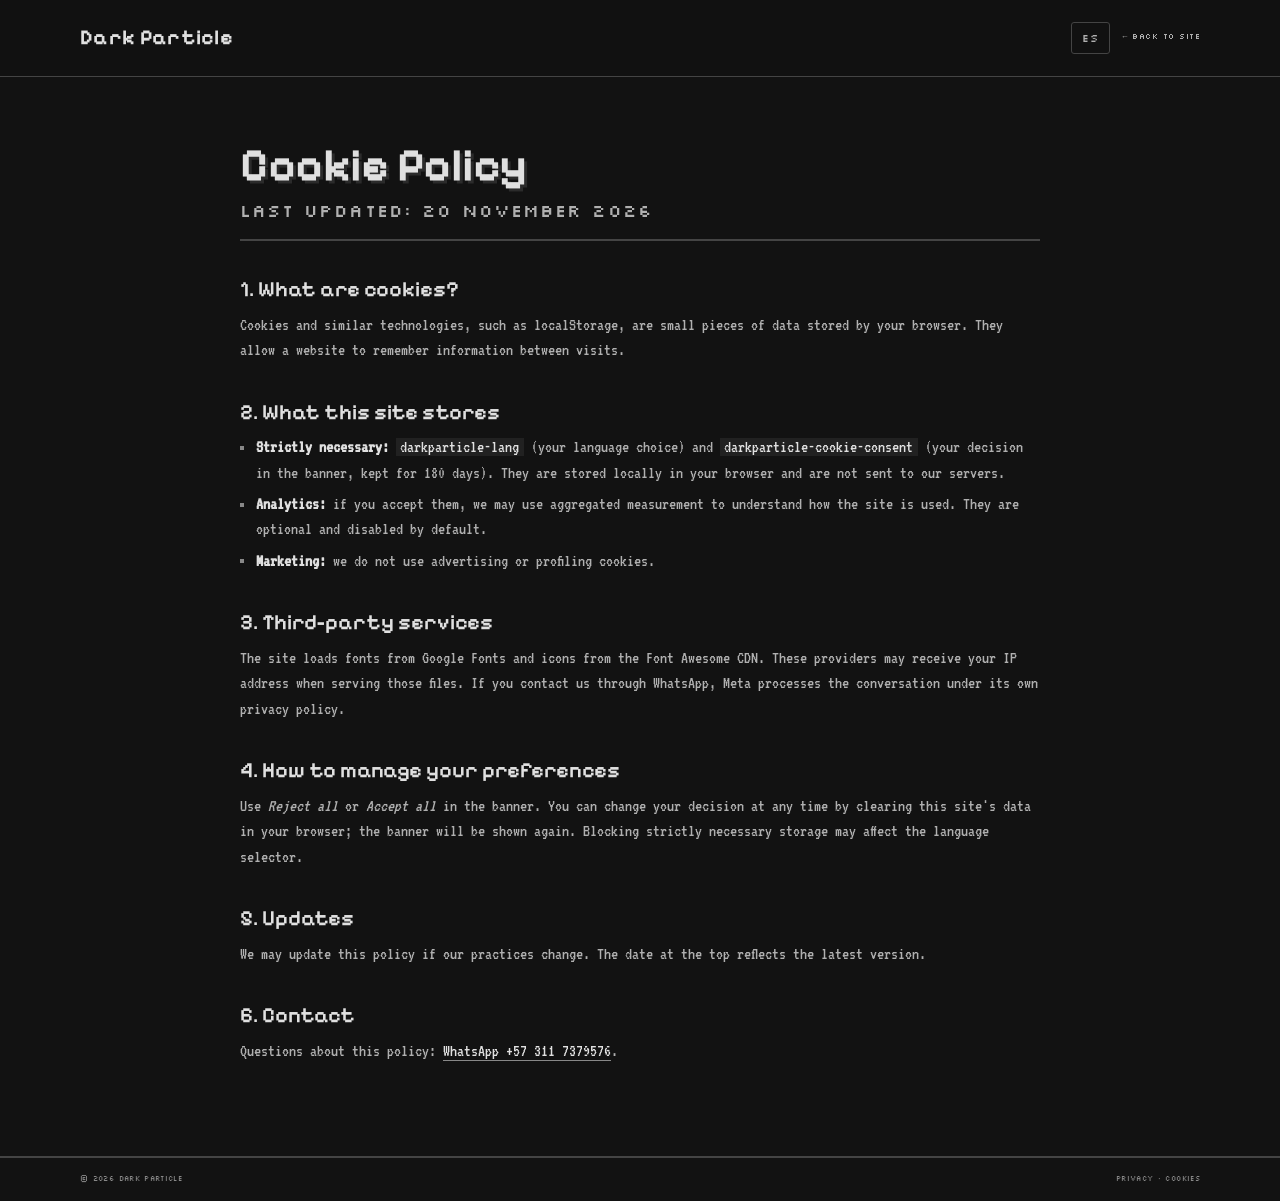
<file: pixelArt/cookies.html>
<!DOCTYPE html>
<html lang="en">
<head>
  <meta charset="UTF-8">
  <meta name="viewport" content="width=device-width, initial-scale=1">
  <meta name="theme-color" content="#121212">
  <title>Cookie Policy | Dark Particle</title>
  <meta name="description" content="Cookie Policy of Dark Particle: what we store, why, and how to manage your preferences.">
  <link rel="icon" type="image/png" href="assets/favicon.png">
  <link rel="apple-touch-icon" href="assets/apple-touch-icon.png">

  <link rel="preconnect" href="https://fonts.googleapis.com">
  <link rel="preconnect" href="https://fonts.gstatic.com" crossorigin>
  <link href="https://fonts.googleapis.com/css2?family=Pixelify+Sans:wght@400;500;600;700&family=Silkscreen:wght@400;700&family=VT323&display=swap" rel="stylesheet">

  <link rel="stylesheet" href="css/style.css">
  <link rel="stylesheet" href="css/legal.css">
</head>
<body class="legal-page" data-page="cookies">

  <header class="navbar">
    <div class="container navbar__inner">
      <a href="index.html" class="brand">
        <span class="brand__name">Dark Particle</span>
      </a>
      <div class="legal-nav__actions">
        <button class="lang-toggle" id="legalLang" type="button" aria-label="Switch language">ES</button>
        <a class="legal-back" href="index.html">&larr; <span data-lang="en">Back to site</span><span data-lang="es" hidden>Volver al sitio</span></a>
      </div>
    </div>
  </header>

  <main class="legal-main container">

    <article class="legal-body" data-lang="en">
      <h1 class="legal-title">Cookie Policy</h1>
      <p class="legal-updated">Last updated: 20 November 2026</p>

      <h2>1. What are cookies?</h2>
      <p>Cookies and similar technologies, such as localStorage, are small pieces of data stored by your browser. They allow a website to remember information between visits.</p>

      <h2>2. What this site stores</h2>
      <ul>
        <li><strong>Strictly necessary:</strong> <code>darkparticle-lang</code> (your language choice) and <code>darkparticle-cookie-consent</code> (your decision in the banner, kept for 180 days). They are stored locally in your browser and are not sent to our servers.</li>
        <li><strong>Analytics:</strong> if you accept them, we may use aggregated measurement to understand how the site is used. They are optional and disabled by default.</li>
        <li><strong>Marketing:</strong> we do not use advertising or profiling cookies.</li>
      </ul>

      <h2>3. Third-party services</h2>
      <p>The site loads fonts from Google Fonts and icons from the Font Awesome CDN. These providers may receive your IP address when serving those files. If you contact us through WhatsApp, Meta processes the conversation under its own privacy policy.</p>

      <h2>4. How to manage your preferences</h2>
      <p>Use <em>Reject all</em> or <em>Accept all</em> in the banner. You can change your decision at any time by clearing this site's data in your browser; the banner will be shown again. Blocking strictly necessary storage may affect the language selector.</p>

      <h2>5. Updates</h2>
      <p>We may update this policy if our practices change. The date at the top reflects the latest version.</p>

      <h2>6. Contact</h2>
      <p>Questions about this policy: <a href="https://wa.me/573117379576" target="_blank" rel="noopener">WhatsApp +57 311 7379576</a>.</p>
    </article>

    <article class="legal-body" data-lang="es" hidden>
      <h1 class="legal-title">Política de cookies</h1>
      <p class="legal-updated">Última actualización: 20 de noviembre de 2026</p>

      <h2>1. ¿Qué son las cookies?</h2>
      <p>Las cookies y tecnologías similares, como localStorage, son pequeños datos que almacena tu navegador. Permiten que un sitio recuerde información entre visitas.</p>

      <h2>2. Qué almacena este sitio</h2>
      <ul>
        <li><strong>Estrictamente necesarias:</strong> <code>darkparticle-lang</code> (tu idioma) y <code>darkparticle-cookie-consent</code> (tu decisión en el banner, conservada 180 días). Se guardan localmente en tu navegador y no se envían a nuestros servidores.</li>
        <li><strong>Analíticas:</strong> si las aceptas, podemos usar medición agregada para entender cómo se usa el sitio. Son opcionales y están desactivadas por defecto.</li>
        <li><strong>Marketing:</strong> no usamos cookies publicitarias ni de perfilado.</li>
      </ul>

      <h2>3. Servicios de terceros</h2>
      <p>El sitio carga tipografías de Google Fonts e iconos del CDN de Font Awesome. Estos proveedores pueden recibir tu dirección IP al servir esos archivos. Si nos contactas por WhatsApp, Meta procesa la conversación según su propia política.</p>

      <h2>4. Cómo gestionar tus preferencias</h2>
      <p>Usa <em>Rechazar todo</em> o <em>Aceptar todo</em> en el banner. Puedes cambiar tu decisión en cualquier momento borrando los datos de este sitio en tu navegador; el banner volverá a mostrarse. Bloquear el almacenamiento estrictamente necesario puede afectar al selector de idioma.</p>

      <h2>5. Actualizaciones</h2>
      <p>Podemos actualizar esta política si cambian nuestras prácticas. La fecha superior refleja la versión más reciente.</p>

      <h2>6. Contacto</h2>
      <p>Dudas sobre esta política: <a href="https://wa.me/573117379576" target="_blank" rel="noopener">WhatsApp +57 311 7379576</a>.</p>
    </article>

  </main>

  <footer class="legal-footer">
    <div class="container">
      <span>&copy; 2026 Dark Particle</span>
      <span><a href="privacy.html">Privacy</a> &middot; <a href="cookies.html">Cookies</a></span>
    </div>
  </footer>

  <script>
    (function () {
      var KEY = 'darkparticle-lang';
      var page = document.body.getAttribute('data-page');
      var titles = {
        cookies: { en: 'Cookie Policy | Dark Particle', es: 'Política de cookies | Dark Particle' },
        privacy: { en: 'Privacy Policy | Dark Particle', es: 'Política de privacidad | Dark Particle' }
      };
      var lang = 'en';

      try {
        if (window.localStorage.getItem(KEY) === 'es') {
          lang = 'es';
        }
      } catch (error) {
        /* ignore unavailable storage */
      }

      function apply(next) {
        lang = next === 'es' ? 'es' : 'en';
        document.documentElement.lang = lang;

        var nodes = document.querySelectorAll('[data-lang]');
        for (var i = 0; i < nodes.length; i++) {
          nodes[i].hidden = nodes[i].getAttribute('data-lang') !== lang;
        }

        document.title = titles[page][lang];

        var btn = document.getElementById('legalLang');
        if (btn) {
          btn.textContent = lang === 'en' ? 'ES' : 'EN';
          btn.setAttribute('aria-label', lang === 'en' ? 'Cambiar a español' : 'Switch to English');
        }

        try {
          window.localStorage.setItem(KEY, lang);
        } catch (error) {
          /* ignore */
        }
      }

      apply(lang);

      var btn = document.getElementById('legalLang');
      if (btn) {
        btn.addEventListener('click', function () {
          apply(lang === 'en' ? 'es' : 'en');
        });
      }
    })();
  </script>
</body>
</html>
</file>
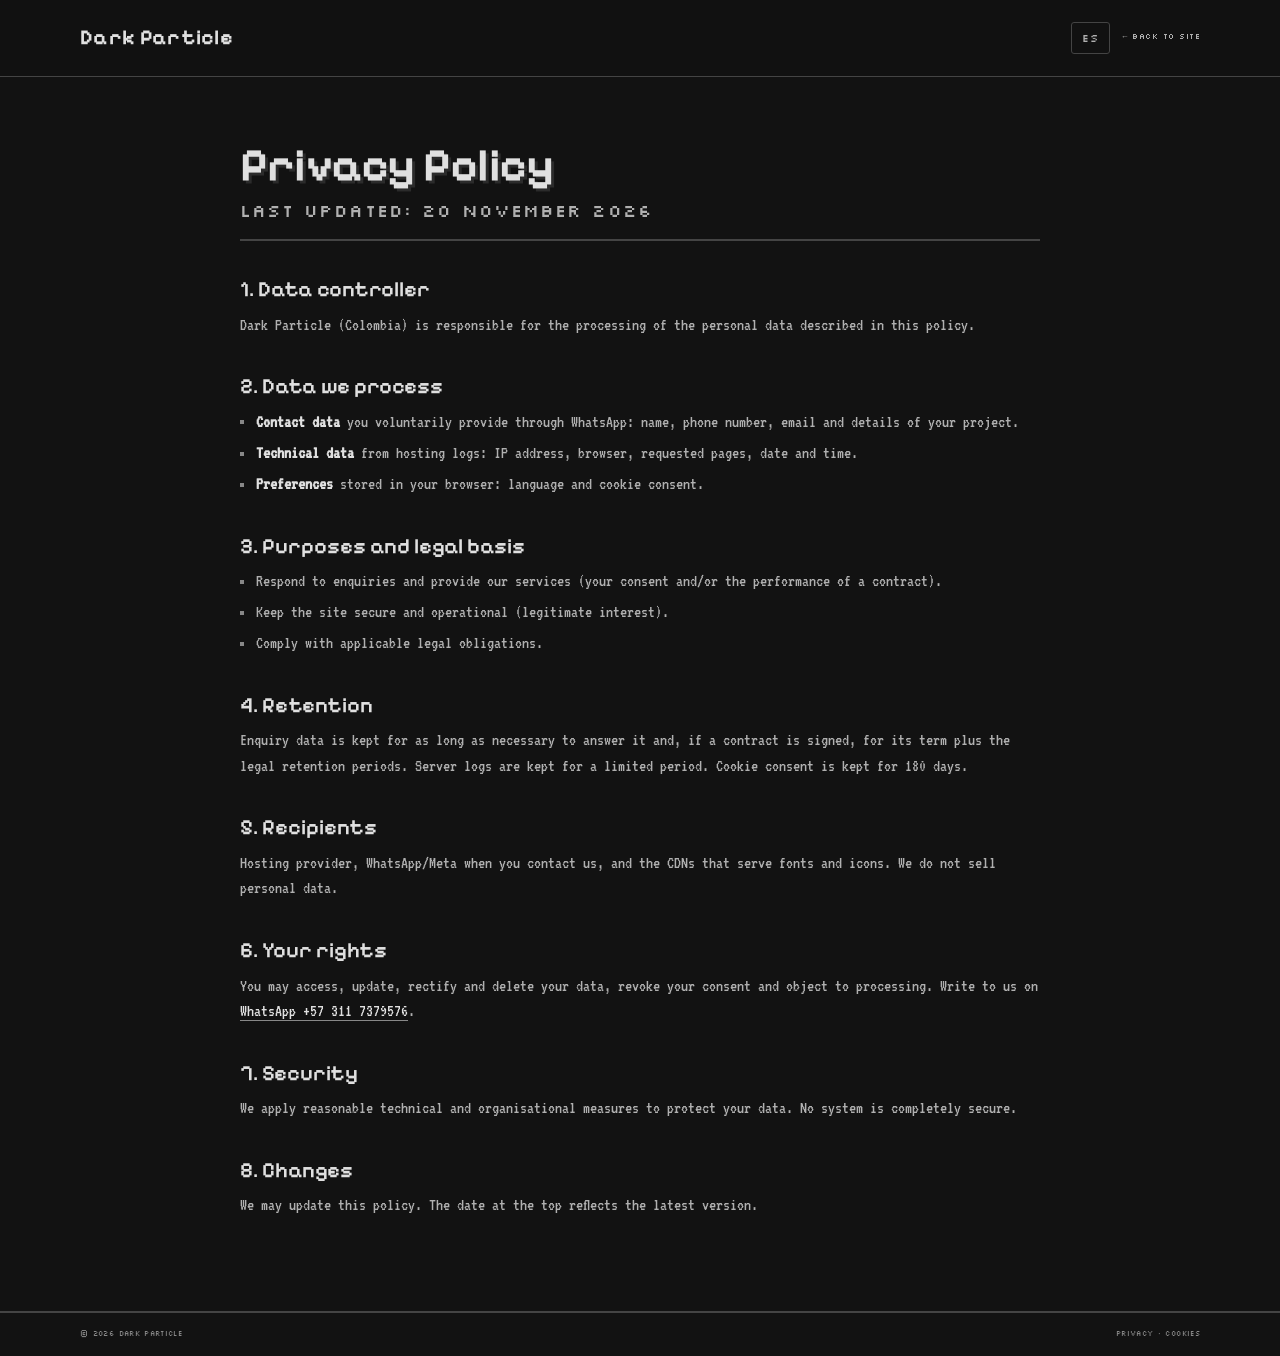
<file: pixelArt/privacy.html>
<!DOCTYPE html>
<html lang="en">
<head>
  <meta charset="UTF-8">
  <meta name="viewport" content="width=device-width, initial-scale=1">
  <meta name="theme-color" content="#121212">
  <title>Privacy Policy | Dark Particle</title>
  <meta name="description" content="Privacy Policy of Dark Particle: what personal data we process, why, and how to exercise your rights.">
  <link rel="icon" type="image/png" href="assets/favicon.png">
  <link rel="apple-touch-icon" href="assets/apple-touch-icon.png">

  <link rel="preconnect" href="https://fonts.googleapis.com">
  <link rel="preconnect" href="https://fonts.gstatic.com" crossorigin>
  <link href="https://fonts.googleapis.com/css2?family=Pixelify+Sans:wght@400;500;600;700&family=Silkscreen:wght@400;700&family=VT323&display=swap" rel="stylesheet">

  <link rel="stylesheet" href="css/style.css">
  <link rel="stylesheet" href="css/legal.css">
</head>
<body class="legal-page" data-page="privacy">

  <header class="navbar">
    <div class="container navbar__inner">
      <a href="index.html" class="brand">
        <span class="brand__name">Dark Particle</span>
      </a>
      <div class="legal-nav__actions">
        <button class="lang-toggle" id="legalLang" type="button" aria-label="Switch language">ES</button>
        <a class="legal-back" href="index.html">&larr; <span data-lang="en">Back to site</span><span data-lang="es" hidden>Volver al sitio</span></a>
      </div>
    </div>
  </header>

  <main class="legal-main container">

    <article class="legal-body" data-lang="en">
      <h1 class="legal-title">Privacy Policy</h1>
      <p class="legal-updated">Last updated: 20 November 2026</p>

      <h2>1. Data controller</h2>
      <p>Dark Particle (Colombia) is responsible for the processing of the personal data described in this policy.</p>

      <h2>2. Data we process</h2>
      <ul>
        <li><strong>Contact data</strong> you voluntarily provide through WhatsApp: name, phone number, email and details of your project.</li>
        <li><strong>Technical data</strong> from hosting logs: IP address, browser, requested pages, date and time.</li>
        <li><strong>Preferences</strong> stored in your browser: language and cookie consent.</li>
      </ul>

      <h2>3. Purposes and legal basis</h2>
      <ul>
        <li>Respond to enquiries and provide our services (your consent and/or the performance of a contract).</li>
        <li>Keep the site secure and operational (legitimate interest).</li>
        <li>Comply with applicable legal obligations.</li>
      </ul>

      <h2>4. Retention</h2>
      <p>Enquiry data is kept for as long as necessary to answer it and, if a contract is signed, for its term plus the legal retention periods. Server logs are kept for a limited period. Cookie consent is kept for 180 days.</p>

      <h2>5. Recipients</h2>
      <p>Hosting provider, WhatsApp/Meta when you contact us, and the CDNs that serve fonts and icons. We do not sell personal data.</p>

      <h2>6. Your rights</h2>
      <p>You may access, update, rectify and delete your data, revoke your consent and object to processing. Write to us on <a href="https://wa.me/573117379576" target="_blank" rel="noopener">WhatsApp +57 311 7379576</a>.</p>

      <h2>7. Security</h2>
      <p>We apply reasonable technical and organisational measures to protect your data. No system is completely secure.</p>

      <h2>8. Changes</h2>
      <p>We may update this policy. The date at the top reflects the latest version.</p>
    </article>

    <article class="legal-body" data-lang="es" hidden>
      <h1 class="legal-title">Política de privacidad</h1>
      <p class="legal-updated">Última actualización: 20 de noviembre de 2026</p>

      <h2>1. Responsable del tratamiento</h2>
      <p>Dark Particle (Colombia) es responsable del tratamiento de los datos personales descritos en esta política.</p>

      <h2>2. Datos que tratamos</h2>
      <ul>
        <li><strong>Datos de contacto</strong> que nos facilitas voluntariamente por WhatsApp: nombre, teléfono, correo y detalles de tu proyecto.</li>
        <li><strong>Datos técnicos</strong> de los registros del hosting: dirección IP, navegador, páginas solicitadas, fecha y hora.</li>
        <li><strong>Preferencias</strong> guardadas en tu navegador: idioma y consentimiento de cookies.</li>
      </ul>

      <h2>3. Finalidades y base legal</h2>
      <ul>
        <li>Responder consultas y prestar nuestros servicios (tu consentimiento y/o la ejecución de un contrato).</li>
        <li>Mantener el sitio seguro y operativo (interés legítimo).</li>
        <li>Cumplir obligaciones legales aplicables.</li>
      </ul>

      <h2>4. Conservación</h2>
      <p>Los datos de consulta se conservan el tiempo necesario para atenderla y, si se firma un contrato, durante su vigencia más los plazos legales. Los registros del servidor se conservan por tiempo limitado. El consentimiento de cookies se guarda 180 días.</p>

      <h2>5. Destinatarios</h2>
      <p>Proveedor de hosting, WhatsApp/Meta cuando nos contactas y los CDN que sirven tipografías e iconos. No vendemos datos personales.</p>

      <h2>6. Tus derechos</h2>
      <p>Puedes acceder, actualizar, rectificar y eliminar tus datos, revocar tu consentimiento y oponerte al tratamiento. Escríbenos por <a href="https://wa.me/573117379576" target="_blank" rel="noopener">WhatsApp +57 311 7379576</a>.</p>

      <h2>7. Seguridad</h2>
      <p>Aplicamos medidas técnicas y organizativas razonables para proteger tus datos. Ningún sistema es completamente seguro.</p>

      <h2>8. Cambios</h2>
      <p>Podemos actualizar esta política. La fecha superior refleja la versión más reciente.</p>
    </article>

  </main>

  <footer class="legal-footer">
    <div class="container">
      <span>&copy; 2026 Dark Particle</span>
      <span><a href="privacy.html">Privacy</a> &middot; <a href="cookies.html">Cookies</a></span>
    </div>
  </footer>

  <script>
    (function () {
      var KEY = 'darkparticle-lang';
      var page = document.body.getAttribute('data-page');
      var titles = {
        cookies: { en: 'Cookie Policy | Dark Particle', es: 'Política de cookies | Dark Particle' },
        privacy: { en: 'Privacy Policy | Dark Particle', es: 'Política de privacidad | Dark Particle' }
      };
      var lang = 'en';

      try {
        if (window.localStorage.getItem(KEY) === 'es') {
          lang = 'es';
        }
      } catch (error) {
        /* ignore unavailable storage */
      }

      function apply(next) {
        lang = next === 'es' ? 'es' : 'en';
        document.documentElement.lang = lang;

        var nodes = document.querySelectorAll('[data-lang]');
        for (var i = 0; i < nodes.length; i++) {
          nodes[i].hidden = nodes[i].getAttribute('data-lang') !== lang;
        }

        document.title = titles[page][lang];

        var btn = document.getElementById('legalLang');
        if (btn) {
          btn.textContent = lang === 'en' ? 'ES' : 'EN';
          btn.setAttribute('aria-label', lang === 'en' ? 'Cambiar a español' : 'Switch to English');
        }

        try {
          window.localStorage.setItem(KEY, lang);
        } catch (error) {
          /* ignore */
        }
      }

      apply(lang);

      var btn = document.getElementById('legalLang');
      if (btn) {
        btn.addEventListener('click', function () {
          apply(lang === 'en' ? 'es' : 'en');
        });
      }
    })();
  </script>
</body>
</html>
</file>
<file: css/style.css>
/* ============================================================
   DARK PARTICLE — Main Stylesheet
   Monochrome engineering identity
   Palette:
     Background        #121212
     Primary text      #E0E0E0
     Secondary text    #B0B0B0
     Borders/dividers  #444444
     Accent            #888888
   ============================================================ */

/* ---------- Custom properties ---------- */
:root {
  --bg:              #121212;
  --text:            #E0E0E0;
  --text-2:          #B0B0B0;
  --border:          #444444;
  --accent:          #888888;

  /* Derived, palette-only layers (alpha over #121212) */
  --surface:         rgba(224, 224, 224, 0.025);
  --surface-strong:  rgba(224, 224, 224, 0.05);
  --line:            rgba(68, 68, 68, 0.85);
  --grid:            rgba(224, 224, 224, 0.035);

  --font-body:       'Inter', system-ui, -apple-system, 'Segoe UI', sans-serif;
  --font-display:    'Space Grotesk', 'Inter', system-ui, sans-serif;
  --font-mono:       'JetBrains Mono', 'SFMono-Regular', Consolas, monospace;

  --container:       1200px;
  --gutter:          clamp(1.25rem, 4vw, 2.5rem);
  --navbar-h:        76px;

  --ease:            cubic-bezier(0.2, 0.7, 0.2, 1);
  --ease-out-expo:   cubic-bezier(0.16, 1, 0.3, 1);
  --duration-base:   300ms;
}

/* ---------- Reset & base ---------- */
*,
*::before,
*::after {
  box-sizing: border-box;
  margin: 0;
  padding: 0;
}

html {
  background-color: var(--bg);
  scroll-behavior: smooth;
  scroll-padding-top: calc(var(--navbar-h) + 1rem);
  -webkit-text-size-adjust: 100%;
}

body {
  font-family: var(--font-body);
  font-size: 1rem;
  line-height: 1.7;
  color: var(--text);
  background-color: transparent;
  overflow-x: hidden;
  -webkit-font-smoothing: antialiased;
  -moz-osx-font-smoothing: grayscale;
}

#swlab-bg {
  position: fixed;
  inset: 0;
  display: block;
  width: 100%;
  height: 100%;
  z-index: -1;
  pointer-events: none;
}

img {
  display: block;
  max-width: 100%;
}

a {
  color: inherit;
  text-decoration: none;
}

ul,
ol {
  list-style: none;
}

button {
  font: inherit;
  color: inherit;
}

::selection {
  background: var(--text);
  color: var(--bg);
}

:focus-visible {
  outline: 2px solid var(--accent);
  outline-offset: 3px;
}

/* Thin monochrome scrollbar */
* {
  scrollbar-width: thin;
  scrollbar-color: var(--border) var(--bg);
}

::-webkit-scrollbar {
  width: 10px;
  height: 10px;
}

::-webkit-scrollbar-track {
  background: var(--bg);
}

::-webkit-scrollbar-thumb {
  background: var(--border);
  border: 2px solid var(--bg);
}

/* ---------- Layout helpers ---------- */
.container {
  width: 100%;
  max-width: var(--container);
  margin-inline: auto;
  padding-inline: var(--gutter);
}

.section {
  padding-block: clamp(4.5rem, 9vw, 7.5rem);
  position: relative;
}

.skip-link {
  position: fixed;
  top: 0.75rem;
  left: 0.75rem;
  z-index: 2000;
  transform: translateY(-250%);
  background: var(--text);
  color: var(--bg);
  padding: 0.7em 1.1em;
  font-family: var(--font-mono);
  font-size: 0.7rem;
  letter-spacing: 0.12em;
  text-transform: uppercase;
  transition: transform 0.2s var(--ease);
}

.skip-link:focus {
  transform: translateY(0);
}

.gradient-text {
  background: linear-gradient(96deg, var(--text) 0%, var(--accent) 58%, var(--text-2) 100%);
  -webkit-background-clip: text;
  background-clip: text;
  color: transparent;
  -webkit-text-fill-color: transparent;
}

.mono {
  font-family: var(--font-mono);
}

/* ---------- Brand mark ---------- */
.brand {
  display: inline-flex;
  align-items: center;
  gap: 0.65rem;
  color: var(--text);
}

.brand__mark {
  flex: 0 0 auto;
  color: var(--text);
  transition: transform 0.8s var(--ease);
}

.brand:hover .brand__mark {
  transform: rotate(180deg);
}

.brand__name {
  font-family: var(--font-display);
  font-size: 1.05rem;
  font-weight: 600;
  letter-spacing: -0.01em;
  white-space: nowrap;
}

/* ---------- Buttons ---------- */
.btn {
  display: inline-flex;
  align-items: center;
  justify-content: center;
  gap: 0.6em;
  font-family: var(--font-mono);
  font-size: 0.72rem;
  font-weight: 500;
  letter-spacing: 0.12em;
  text-transform: uppercase;
  line-height: 1.2;
  padding: 1em 1.5em;
  border: 1px solid transparent;
  border-radius: 3px;
  cursor: pointer;
  white-space: nowrap;
  transition:
    background-color 0.25s var(--ease),
    border-color 0.25s var(--ease),
    color 0.25s var(--ease),
    box-shadow 0.25s var(--ease),
    transform 0.25s var(--ease);
}

.btn:active {
  transform: scale(0.985);
}

.btn--primary {
  background: var(--text);
  border-color: var(--text);
  color: var(--bg);
}

.btn--primary:hover {
  transform: translateY(-2px);
  box-shadow: 0 0 0 4px rgba(224, 224, 224, 0.08);
}

.btn--ghost {
  background: transparent;
  border-color: var(--border);
  color: var(--text);
}

.btn--ghost:hover {
  border-color: var(--accent);
  background: var(--surface);
  transform: translateY(-2px);
}

.btn--lg {
  padding: 1.05em 1.7em;
  font-size: 0.75rem;
}

.btn i {
  font-size: 1.05em;
}

/* ---------- Section headers ---------- */
.section__head {
  display: grid;
  grid-template-columns: minmax(0, 1.1fr) minmax(0, 0.9fr);
  gap: 2rem 4rem;
  align-items: end;
  border-top: 1px solid var(--border);
  padding-top: 1.75rem;
  margin-bottom: clamp(2.5rem, 5vw, 4rem);
}

.section__eyebrow {
  display: flex;
  align-items: center;
  gap: 0.85rem;
  font-family: var(--font-mono);
  font-size: 0.64rem;
  font-weight: 500;
  letter-spacing: 0.18em;
  text-transform: uppercase;
  color: var(--accent);
  margin-bottom: 1.25rem;
}

.section__eyebrow::after {
  content: '';
  flex: 1;
  height: 1px;
  background: var(--border);
}

.section__index {
  color: var(--text);
}

.section__title {
  font-family: var(--font-display);
  font-size: clamp(1.95rem, 4.2vw, 3.15rem);
  font-weight: 600;
  line-height: 1.06;
  letter-spacing: -0.03em;
  text-wrap: balance;
}

.section__desc {
  color: var(--text-2);
  font-size: 0.97rem;
  line-height: 1.75;
  max-width: 46ch;
  margin-bottom: 0.3rem;
}

/* ============================================================
   NAVBAR
   ============================================================ */
.navbar {
  position: sticky;
  top: 0;
  z-index: 1100;
  border-bottom: 1px solid var(--border);
  background: transparent;
  transition: box-shadow 0.3s var(--ease);
}

.navbar::before {
  content: '';
  position: absolute;
  inset: 0;
  z-index: 0;
  background: rgba(18, 18, 18, 0.82);
  backdrop-filter: blur(18px);
  -webkit-backdrop-filter: blur(18px);
  pointer-events: none;
}

.navbar__inner {
  position: relative;
  z-index: 1;
  display: flex;
  align-items: center;
  justify-content: space-between;
  gap: 2rem;
  height: var(--navbar-h);
}

.navbar__nav {
  display: flex;
  align-items: center;
  gap: 2.25rem;
}

.navbar__links {
  display: flex;
  align-items: center;
  gap: 1.9rem;
}

.navbar__link {
  position: relative;
  display: inline-block;
  padding: 0.35rem 0;
  font-size: 0.82rem;
  font-weight: 500;
  color: var(--text-2);
  transition: color 0.2s var(--ease);
}

.navbar__link::after {
  content: '';
  position: absolute;
  left: 0;
  bottom: 0;
  width: 0;
  height: 1px;
  background: var(--text);
  transition: width 0.3s var(--ease);
}

.navbar__link:hover,
.navbar__link:focus-visible {
  color: var(--text);
}

.navbar__link:hover::after,
.navbar__link:focus-visible::after {
  width: 100%;
}

.navbar__actions {
  display: flex;
  align-items: center;
  gap: 0.65rem;
}

.navbar__cta {
  font-size: 0.66rem;
  padding: 0.9em 1.15em;
}

.lang-toggle {
  display: inline-flex;
  align-items: center;
  gap: 0.45em;
  flex-shrink: 0;
  padding: 0.62em 0.9em;
  background: transparent;
  border: 1px solid var(--border);
  border-radius: 3px;
  color: var(--text-2);
  font-family: var(--font-mono);
  font-size: 0.66rem;
  font-weight: 500;
  letter-spacing: 0.12em;
  cursor: pointer;
  transition: color 0.2s var(--ease), border-color 0.2s var(--ease);
}

.lang-toggle:hover {
  color: var(--text);
  border-color: var(--accent);
}

.lang-toggle i {
  font-size: 0.8rem;
}

.lang-toggle--mobile {
  display: none;
}

.navbar__right {
  display: flex;
  align-items: center;
  gap: 0.65rem;
  z-index: 1120;
  flex-shrink: 0;
}

.navbar__toggle {
  display: none;
  flex-direction: column;
  gap: 5px;
  padding: 6px 2px;
  background: none;
  border: 0;
  cursor: pointer;
}

.navbar__toggle span {
  display: block;
  width: 24px;
  height: 1px;
  background: var(--text);
  transition: transform 0.3s var(--ease), opacity 0.2s linear;
}

.navbar__toggle.active span:nth-child(1) {
  transform: translateY(6px) rotate(45deg);
}

.navbar__toggle.active span:nth-child(2) {
  opacity: 0;
  transform: scaleX(0);
}

.navbar__toggle.active span:nth-child(3) {
  transform: translateY(-6px) rotate(-45deg);
}

/* ============================================================
   HERO
   ============================================================ */
.hero {
  position: relative;
  display: flex;
  align-items: center;
  min-height: calc(100vh - var(--navbar-h));
  padding-block: clamp(3.5rem, 7vw, 6rem) clamp(4rem, 8vw, 7rem);
  overflow: hidden;
}

.hero__bg {
  position: absolute;
  inset: 0;
  overflow: hidden;
  pointer-events: none;
}

.hero__glow {
  position: absolute;
  border-radius: 50%;
  filter: blur(90px);
}

.hero__glow--1 {
  width: 560px;
  height: 560px;
  top: -18%;
  right: -6%;
  background: radial-gradient(circle, rgba(136, 136, 136, 0.18) 0%, transparent 68%);
}

.hero__glow--2 {
  width: 440px;
  height: 440px;
  bottom: -22%;
  left: -8%;
  background: radial-gradient(circle, rgba(224, 224, 224, 0.07) 0%, transparent 70%);
}

.hero__grid {
  position: absolute;
  inset: 0;
  background-image:
    linear-gradient(var(--grid) 1px, transparent 1px),
    linear-gradient(90deg, var(--grid) 1px, transparent 1px);
  background-size: 72px 72px;
  -webkit-mask-image: radial-gradient(ellipse 70% 75% at 62% 35%, #000 10%, transparent 72%);
  mask-image: radial-gradient(ellipse 70% 75% at 62% 35%, #000 10%, transparent 72%);
}

.hero__inner {
  position: relative;
  z-index: 1;
  display: grid;
  grid-template-columns: minmax(0, 1.08fr) minmax(0, 0.92fr);
  gap: clamp(2rem, 5vw, 4.5rem);
  align-items: center;
}

.hero__content {
  max-width: 640px;
}

.hero__badge {
  display: inline-flex;
  align-items: center;
  gap: 0.6rem;
  margin-bottom: 1.75rem;
  padding: 0.6em 1em;
  border: 1px solid var(--border);
  border-radius: 2px;
  font-family: var(--font-mono);
  font-size: 0.64rem;
  font-weight: 500;
  letter-spacing: 0.16em;
  text-transform: uppercase;
  color: var(--text-2);
}

.hero__badge-mark {
  width: 5px;
  height: 5px;
  background: var(--text);
  transform: rotate(45deg);
}

.hero__title {
  font-family: var(--font-display);
  font-size: clamp(2.3rem, 4.6vw, 3.65rem);
  font-weight: 600;
  line-height: 1.04;
  letter-spacing: -0.035em;
  margin-bottom: 1.4rem;
  text-wrap: balance;
}

.hero__title-sub {
  display: block;
  margin-top: 0.55rem;
  font-size: 0.45em;
  font-weight: 500;
  line-height: 1.25;
  letter-spacing: -0.015em;
}

.hero__subtitle {
  max-width: 50ch;
  margin-bottom: 2.25rem;
  color: var(--text-2);
  font-size: clamp(0.95rem, 1.6vw, 1.05rem);
  line-height: 1.75;
}

.hero__actions {
  display: flex;
  flex-wrap: wrap;
  gap: 0.75rem;
  margin-bottom: clamp(2.25rem, 5vw, 3.25rem);
}

.hero__stats {
  display: grid;
  grid-template-columns: repeat(3, minmax(0, 1fr));
  gap: 1.25rem;
  padding-top: 1.4rem;
  border-top: 1px solid var(--border);
}

.hero__stat dt {
  font-family: var(--font-mono);
  font-size: 0.58rem;
  letter-spacing: 0.16em;
  text-transform: uppercase;
  color: var(--accent);
}

.hero__stat dd {
  margin-top: 0.4rem;
  font-size: 0.82rem;
  line-height: 1.5;
  color: var(--text);
}

/* ---------- Detector panel ---------- */
.hero__visual {
  display: flex;
  justify-content: center;
}

.detector {
  position: relative;
  width: 100%;
  max-width: 430px;
  padding: 1rem;
  border: 1px solid var(--border);
  border-radius: 4px;
  background:
    linear-gradient(180deg, rgba(224, 224, 224, 0.035) 0%, rgba(224, 224, 224, 0.008) 100%);
  box-shadow: 0 40px 80px -50px #000;
}

.detector__head {
  display: flex;
  align-items: center;
  gap: 0.6rem;
  padding-bottom: 0.9rem;
  border-bottom: 1px solid var(--line);
  font-family: var(--font-mono);
  font-size: 0.63rem;
  letter-spacing: 0.14em;
  text-transform: uppercase;
  color: var(--text);
}

.detector__led,
.engine__led {
  width: 6px;
  height: 6px;
  flex: 0 0 auto;
  border-radius: 50%;
  background: var(--text);
  animation: ledPulse 2.6s ease-in-out infinite;
}

.detector__meta {
  margin-left: auto;
  color: var(--accent);
}

.detector__stage {
  display: grid;
  place-items: center;
  padding: 0.5rem 0;
}

.detector__svg {
  width: 100%;
  height: auto;
  max-height: 360px;
}

.detector__orbit {
  transform-origin: 200px 200px;
}

.detector__orbit--a {
  animation: orbitSpin 70s linear infinite;
}

.detector__orbit--b {
  animation: orbitSpin 95s linear infinite reverse;
}

.detector__orbit--c {
  animation: orbitSpin 140s linear infinite;
}

.detector__readout {
  display: grid;
  gap: 0.4rem;
  padding-top: 0.9rem;
  border-top: 1px solid var(--line);
  font-family: var(--font-mono);
  font-size: 0.63rem;
  letter-spacing: 0.08em;
  text-transform: uppercase;
}

.detector__row {
  display: flex;
  justify-content: space-between;
  gap: 1rem;
}

.detector__row span:first-child {
  color: var(--accent);
}

.detector__row span:last-child {
  color: var(--text-2);
}

.detector__row .is-ok {
  color: var(--text);
}

.detector__row .is-ok::before {
  content: '';
  display: inline-block;
  width: 4px;
  height: 4px;
  margin-right: 0.45em;
  vertical-align: middle;
  background: var(--text);
  border-radius: 50%;
}

.detector__foot {
  display: flex;
  justify-content: space-between;
  gap: 1rem;
  margin-top: 0.9rem;
  padding-top: 0.75rem;
  border-top: 1px dashed rgba(68, 68, 68, 0.8);
  font-family: var(--font-mono);
  font-size: 0.55rem;
  letter-spacing: 0.12em;
  text-transform: uppercase;
  color: var(--accent);
}

/* ============================================================
   STACK STRIP
   ============================================================ */
.stack {
  border-block: 1px solid var(--border);
  padding-block: 1.1rem;
}

.stack__inner {
  display: flex;
  align-items: center;
  gap: 1.5rem;
  flex-wrap: wrap;
}

.stack__label {
  padding-right: 1.5rem;
  border-right: 1px solid var(--border);
  font-family: var(--font-mono);
  font-size: 0.6rem;
  letter-spacing: 0.18em;
  text-transform: uppercase;
  color: var(--accent);
}

.stack__list {
  display: flex;
  flex-wrap: wrap;
  gap: 0.4rem 1.5rem;
  font-family: var(--font-mono);
  font-size: 0.7rem;
  letter-spacing: 0.05em;
  color: var(--text-2);
}

.stack__list li {
  position: relative;
  padding-left: 1rem;
}

.stack__list li::before {
  content: '';
  position: absolute;
  left: 0;
  top: 50%;
  width: 4px;
  height: 4px;
  background: var(--border);
  transform: translateY(-50%) rotate(45deg);
}

/* ============================================================
   SERVICES
   ============================================================ */
.services__grid {
  display: grid;
  grid-template-columns: repeat(2, minmax(0, 1fr));
  gap: 1px;
  background: var(--border);
  border: 1px solid var(--border);
}

.service {
  position: relative;
  padding: clamp(1.75rem, 3vw, 2.75rem);
  background: var(--bg);
  transition: background-color 0.3s var(--ease);
}

.service:hover {
  background: var(--surface);
}

.service__top {
  display: flex;
  align-items: flex-start;
  justify-content: space-between;
  margin-bottom: 2rem;
}

.service__icon {
  display: inline-flex;
  align-items: center;
  justify-content: center;
  width: 44px;
  height: 44px;
  border: 1px solid var(--border);
  border-radius: 3px;
  color: var(--text);
  font-size: 1rem;
  transition: border-color 0.3s var(--ease), color 0.3s var(--ease);
}

.service:hover .service__icon {
  border-color: var(--accent);
}

.service__num {
  font-family: var(--font-mono);
  font-size: 0.64rem;
  letter-spacing: 0.12em;
  color: var(--accent);
}

.service__title {
  font-family: var(--font-display);
  font-size: 1.2rem;
  font-weight: 600;
  letter-spacing: -0.015em;
  margin-bottom: 0.7rem;
}

.service__text {
  color: var(--text-2);
  font-size: 0.9rem;
  line-height: 1.7;
}

.service__list {
  display: grid;
  gap: 0.55rem;
  margin-top: 1.75rem;
  padding-top: 1.4rem;
  border-top: 1px solid var(--line);
}

.service__list li {
  position: relative;
  padding-left: 1.1rem;
  font-size: 0.84rem;
  color: var(--text-2);
}

.service__list li::before {
  content: '';
  position: absolute;
  left: 0;
  top: 0.65em;
  width: 6px;
  height: 1px;
  background: var(--accent);
}

/* ============================================================
   METHOD
   ============================================================ */
.method__grid {
  display: grid;
  grid-template-columns: repeat(4, minmax(0, 1fr));
  gap: clamp(1.5rem, 3vw, 2.5rem);
}

.method__step {
  position: relative;
  padding-top: 1.5rem;
  border-top: 1px solid var(--border);
}

.method__step::before {
  content: '';
  position: absolute;
  top: -3px;
  left: 0;
  width: 6px;
  height: 6px;
  border-radius: 50%;
  background: var(--text);
  transition: background-color 0.3s var(--ease);
}

.method__step:hover::before {
  background: var(--accent);
}

.method__num {
  display: block;
  margin-bottom: 1rem;
  font-family: var(--font-mono);
  font-size: 0.64rem;
  letter-spacing: 0.12em;
  color: var(--accent);
}

.method__step h3 {
  font-family: var(--font-display);
  font-size: 1.05rem;
  font-weight: 600;
  margin-bottom: 0.5rem;
}

.method__step p {
  font-size: 0.85rem;
  line-height: 1.65;
  color: var(--text-2);
}

/* ============================================================
   TECHNOLOGY
   ============================================================ */
.tech__grid {
  display: grid;
  grid-template-columns: minmax(0, 1.05fr) minmax(0, 0.95fr);
  gap: clamp(2.5rem, 6vw, 6rem);
  align-items: center;
}

.tech__content .section__eyebrow {
  margin-bottom: 1.5rem;
}

.tech__content .section__title {
  margin-bottom: 1.25rem;
}

.tech__content .section__desc {
  margin-bottom: 2.5rem;
}

.tech__features {
  display: grid;
  gap: 1.5rem;
}

.tech__features li {
  display: flex;
  align-items: flex-start;
  gap: 1.1rem;
}

.tech__features i {
  flex: 0 0 38px;
  height: 38px;
  display: inline-flex;
  align-items: center;
  justify-content: center;
  border: 1px solid var(--border);
  border-radius: 3px;
  color: var(--text-2);
  font-size: 0.85rem;
}

.tech__features h3 {
  font-size: 0.95rem;
  font-weight: 600;
  margin-bottom: 0.2rem;
}

.tech__features p {
  font-size: 0.83rem;
  line-height: 1.6;
  color: var(--text-2);
}

.engine {
  position: relative;
  padding: 1.5rem;
  border: 1px solid var(--border);
  border-radius: 4px;
  background: var(--surface);
  box-shadow: 0 30px 60px -40px #000;
}

.engine__head {
  display: flex;
  align-items: center;
  gap: 0.6rem;
  padding-bottom: 1rem;
  border-bottom: 1px solid var(--line);
  font-family: var(--font-mono);
  font-size: 0.63rem;
  letter-spacing: 0.14em;
  text-transform: uppercase;
  color: var(--text);
}

.engine__meta {
  margin-left: auto;
  color: var(--accent);
}

.engine__body {
  display: grid;
  gap: 1.4rem;
  padding-block: 1.6rem;
}

.engine__metric-top {
  display: flex;
  align-items: baseline;
  justify-content: space-between;
  gap: 1rem;
  margin-bottom: 0.6rem;
  font-family: var(--font-mono);
  font-size: 0.68rem;
  letter-spacing: 0.06em;
  color: var(--text-2);
}

.engine__metric-top span:last-child {
  font-family: var(--font-display);
  font-size: 1rem;
  letter-spacing: -0.01em;
  color: var(--text);
}

.engine__bar {
  height: 3px;
  background: var(--border);
  overflow: hidden;
}

.engine__bar span {
  display: block;
  height: 100%;
  background: var(--accent);
}

.engine__foot {
  display: flex;
  justify-content: space-between;
  gap: 1rem;
  padding-top: 0.9rem;
  border-top: 1px solid var(--line);
  font-family: var(--font-mono);
  font-size: 0.55rem;
  letter-spacing: 0.1em;
  text-transform: uppercase;
  color: var(--accent);
}

/* ============================================================
   WHY US
   ============================================================ */
.features__grid {
  display: grid;
  grid-template-columns: repeat(2, minmax(0, 1fr));
  gap: 1px;
  background: var(--border);
  border: 1px solid var(--border);
}

.principle {
  padding: clamp(1.75rem, 3vw, 2.5rem);
  background: var(--bg);
  transition: background-color 0.3s var(--ease);
}

.principle:hover {
  background: var(--surface);
}

.principle__top {
  display: flex;
  align-items: center;
  justify-content: space-between;
  margin-bottom: 1.75rem;
}

.principle__top i {
  font-size: 0.95rem;
  color: var(--text-2);
}

.principle__num {
  font-family: var(--font-mono);
  font-size: 0.64rem;
  letter-spacing: 0.12em;
  color: var(--accent);
}

.principle h3 {
  font-family: var(--font-display);
  font-size: 1.05rem;
  font-weight: 600;
  margin-bottom: 0.5rem;
}

.principle p {
  font-size: 0.87rem;
  line-height: 1.7;
  color: var(--text-2);
  max-width: 40ch;
}

/* ============================================================
   CTA
   ============================================================ */
.cta__panel {
  position: relative;
  display: grid;
  grid-template-columns: minmax(0, 1fr) 240px;
  gap: 2rem;
  align-items: center;
  padding: clamp(2rem, 5vw, 4.25rem);
  border: 1px solid var(--border);
  border-radius: 4px;
  background:
    radial-gradient(120% 140% at 0% 0%, rgba(224, 224, 224, 0.045) 0%, transparent 62%),
    var(--bg);
  overflow: hidden;
}

.cta__content {
  position: relative;
  z-index: 1;
}

.cta__title {
  font-family: var(--font-display);
  font-size: clamp(1.7rem, 3.6vw, 2.6rem);
  font-weight: 600;
  line-height: 1.08;
  letter-spacing: -0.03em;
  max-width: 20ch;
  margin-bottom: 1rem;
  text-wrap: balance;
}

.cta__text {
  max-width: 46ch;
  margin-bottom: 2rem;
  color: var(--text-2);
  font-size: 0.95rem;
}

.cta__actions {
  display: flex;
  flex-wrap: wrap;
  gap: 0.75rem;
}

.cta__deco {
  display: flex;
  justify-content: center;
  opacity: 0.9;
}

.cta__deco svg {
  animation: orbitSpin 120s linear infinite;
  transform-origin: 50% 50%;
}

/* ============================================================
   FOOTER
   ============================================================ */
.footer {
  padding-block: clamp(3rem, 6vw, 4.5rem) 2rem;
  border-top: 1px solid var(--border);
}

.footer__grid {
  display: grid;
  grid-template-columns: 1.7fr 1fr 1fr 1fr;
  gap: 2.5rem;
  padding-bottom: 3rem;
}

.brand__name--footer {
  font-size: 1rem;
}

.footer__tagline {
  margin-top: 1rem;
  max-width: 30ch;
  font-size: 0.87rem;
  line-height: 1.7;
  color: var(--text-2);
}

.footer__status {
  display: flex;
  align-items: center;
  gap: 0.5rem;
  margin-top: 1.25rem;
  font-family: var(--font-mono);
  font-size: 0.58rem;
  letter-spacing: 0.12em;
  text-transform: uppercase;
  color: var(--accent);
}

.footer__dot {
  width: 5px;
  height: 5px;
  border-radius: 50%;
  background: var(--text);
  animation: ledPulse 2.6s ease-in-out infinite;
}

.footer__col h4 {
  margin-bottom: 1rem;
  font-family: var(--font-mono);
  font-size: 0.58rem;
  font-weight: 500;
  letter-spacing: 0.16em;
  text-transform: uppercase;
  color: var(--accent);
}

.footer__col ul {
  display: grid;
  gap: 0.65rem;
}

.footer__col a {
  font-size: 0.85rem;
  color: var(--text-2);
  transition: color 0.2s var(--ease);
}

.footer__col a:hover {
  color: var(--text);
}

.footer__bottom {
  display: flex;
  flex-wrap: wrap;
  justify-content: space-between;
  gap: 0.75rem 1.5rem;
  padding-top: 1.5rem;
  border-top: 1px solid var(--border);
  font-family: var(--font-mono);
  font-size: 0.58rem;
  letter-spacing: 0.1em;
  text-transform: uppercase;
  color: var(--accent);
}

/* ============================================================
   WHATSAPP FLOATING BUTTON
   ============================================================ */
.whatsapp-btn {
  position: fixed;
  bottom: 28px;
  right: 28px;
  z-index: 999;
  display: flex;
  align-items: center;
  justify-content: center;
  width: 58px;
  height: 58px;
  background: #25d366;
  color: #fff;
  font-size: 1.6rem;
  border-radius: 50%;
  box-shadow: 0 6px 24px rgba(37, 211, 102, 0.4);
  transition:
    transform var(--duration-base) var(--ease-out-expo),
    box-shadow var(--duration-base);
  animation: whatsappPulse 2.5s ease-in-out infinite;
}

.whatsapp-btn:hover {
  transform: scale(1.1);
  box-shadow: 0 8px 32px rgba(37, 211, 102, 0.55);
}

.whatsapp-btn__pulse {
  position: absolute;
  inset: -4px;
  border-radius: 50%;
  border: 2px solid #25d366;
  animation: pulseRing 2s ease-out infinite;
}

@keyframes pulseRing {
  0%   { transform: scale(1);   opacity: 0.7; }
  100% { transform: scale(1.6); opacity: 0; }
}

@keyframes whatsappPulse {
  0%, 100% { transform: scale(1); }
  10%      { transform: scale(1.08); }
  20%      { transform: scale(1); }
}

/* ============================================================
   MOTION
   ============================================================ */
@keyframes orbitSpin {
  to { transform: rotate(360deg); }
}

@keyframes ledPulse {
  0%, 100% { opacity: 1; }
  50%      { opacity: 0.35; }
}

.js .reveal {
  opacity: 0;
  transform: translateY(18px);
  transition:
    opacity 0.7s var(--ease),
    transform 0.7s var(--ease);
}

.js .reveal.revealed {
  opacity: 1;
  transform: none;
}

.services__grid .reveal:nth-child(2) { transition-delay: 0.06s; }
.services__grid .reveal:nth-child(3) { transition-delay: 0.12s; }
.services__grid .reveal:nth-child(4) { transition-delay: 0.18s; }
.method__grid .reveal:nth-child(2)   { transition-delay: 0.06s; }
.method__grid .reveal:nth-child(3)   { transition-delay: 0.12s; }
.method__grid .reveal:nth-child(4)   { transition-delay: 0.18s; }
.features__grid .reveal:nth-child(2) { transition-delay: 0.06s; }
.features__grid .reveal:nth-child(3) { transition-delay: 0.12s; }
.features__grid .reveal:nth-child(4) { transition-delay: 0.18s; }

/* ============================================================
   RESPONSIVE
   ============================================================ */
@media (max-width: 1080px) {
  .hero__inner {
    grid-template-columns: 1fr;
  }

  .hero__content {
    max-width: 100%;
  }

  .hero__visual {
    margin-top: 1rem;
  }

  .detector {
    max-width: 400px;
  }

  .tech__grid {
    grid-template-columns: 1fr;
  }

  .engine {
    max-width: 460px;
  }

  .cta__panel {
    grid-template-columns: 1fr;
  }

  .cta__deco {
    position: absolute;
    right: -60px;
    bottom: -60px;
    opacity: 0.35;
  }
}

@media (max-width: 980px) {
  .section__head {
    grid-template-columns: 1fr;
    gap: 1.25rem;
  }

  .section__desc {
    max-width: 60ch;
  }

  .method__grid {
    grid-template-columns: repeat(2, minmax(0, 1fr));
    gap: 2rem 2rem;
  }

  .footer__grid {
    grid-template-columns: 1fr 1fr;
    gap: 2.5rem;
  }
}

@media (max-width: 900px) {
  :root {
    --navbar-h: 64px;
  }

  .navbar__nav {
    position: fixed;
    inset: 0;
    z-index: 1090;
    flex-direction: column;
    justify-content: center;
    gap: 2.5rem;
    padding: 5rem 1.5rem 3rem;
    background: rgba(18, 18, 18, 0.98);
    backdrop-filter: blur(20px);
    -webkit-backdrop-filter: blur(20px);
    opacity: 0;
    visibility: hidden;
    pointer-events: none;
    overflow-y: auto;
    transition: opacity 0.3s var(--ease), visibility 0.3s var(--ease);
  }

  .navbar__nav.open {
    opacity: 1;
    visibility: visible;
    pointer-events: auto;
  }

  .navbar__links {
    display: flex;
    flex-direction: column;
    align-items: center;
    gap: 1.35rem;
  }

  .navbar__link {
    display: inline-block;
    font-family: var(--font-display);
    font-size: 1.1rem;
    color: var(--text);
  }

  .navbar__actions {
    flex-direction: column;
    gap: 1rem;
  }

  .navbar__actions .lang-toggle {
    display: none;
  }

  .lang-toggle--mobile {
    display: inline-flex;
  }

  .navbar__cta {
    font-size: 0.72rem;
    padding: 1em 1.5em;
  }

  .navbar__toggle {
    display: flex;
  }

  .navbar__inner > .brand,
  .navbar__right {
    position: relative;
    z-index: 1100;
  }

  .hero {
    min-height: auto;
  }

  .detector {
    max-width: 100%;
  }

  .services__grid,
  .features__grid {
    grid-template-columns: 1fr;
  }

  .footer__grid {
    grid-template-columns: 1fr;
    gap: 2.25rem;
  }

  .footer__bottom {
    flex-direction: column;
  }

  .whatsapp-btn {
    width: 52px;
    height: 52px;
    bottom: 20px;
    right: 20px;
    font-size: 1.4rem;
  }
}

@media (max-width: 560px) {
  .hero__stats {
    gap: 0.9rem;
  }

  .hero__stat dd {
    font-size: 0.76rem;
  }

  .hero__actions .btn,
  .cta__actions .btn {
    width: 100%;
  }

  .stack__label {
    border-right: 0;
    padding-right: 0;
    width: 100%;
  }

  .method__grid {
    grid-template-columns: 1fr;
  }

  .cta__panel {
    padding: 1.75rem;
  }

  .detector__foot {
    font-size: 0.5rem;
  }
}

/* ============================================================
   REDUCED MOTION
   ============================================================ */
@media (prefers-reduced-motion: reduce) {
  html {
    scroll-behavior: auto;
  }

  *,
  *::before,
  *::after {
    animation-duration: 0.001ms !important;
    animation-iteration-count: 1 !important;
    transition-duration: 0.001ms !important;
  }

  .js .reveal {
    opacity: 1;
    transform: none;
  }

  /* The floating WhatsApp button keeps its original pulse effect. */
  .whatsapp-btn {
    animation-duration: 2.5s !important;
    animation-iteration-count: infinite !important;
  }

  .whatsapp-btn__pulse {
    animation-duration: 2s !important;
    animation-iteration-count: infinite !important;
  }
}
</file>
<file: pixelArt/css/style.css>
/* ============================================================
   DARK PARTICLE — Main Stylesheet
   Monochrome engineering identity
   Palette:
     Background        #121212
     Primary text      #E0E0E0
     Secondary text    #B0B0B0
     Borders/dividers  #444444
     Accent            #888888
   ============================================================ */

/* ---------- Custom properties ---------- */
:root {
  --bg:              #121212;
  --text:            #E0E0E0;
  --text-2:          #B0B0B0;
  --border:          #444444;
  --accent:          #888888;

  /* Derived, palette-only layers (alpha over #121212) */
  --surface:         rgba(224, 224, 224, 0.025);
  --surface-strong:  rgba(224, 224, 224, 0.05);
  --line:            rgba(68, 68, 68, 0.85);
  --grid:            rgba(224, 224, 224, 0.035);

  --font-body:       'VT323', 'Courier New', monospace;
  --font-display:    'Pixelify Sans', 'VT323', monospace;
  --font-mono:       'Silkscreen', 'VT323', monospace;

  --container:       1200px;
  --gutter:          clamp(1.25rem, 4vw, 2.5rem);
  --navbar-h:        76px;

  --ease:            cubic-bezier(0.2, 0.7, 0.2, 1);
  --ease-out-expo:   cubic-bezier(0.16, 1, 0.3, 1);
  --duration-base:   300ms;
}

/* ---------- Reset & base ---------- */
*,
*::before,
*::after {
  box-sizing: border-box;
  margin: 0;
  padding: 0;
}

html {
  background-color: var(--bg);
  scroll-behavior: smooth;
  scroll-padding-top: calc(var(--navbar-h) + 1rem);
  -webkit-text-size-adjust: 100%;
}

body {
  font-family: var(--font-body);
  font-size: 1.1rem;
  line-height: 1.5;
  color: var(--text);
  background-color: transparent;
  overflow-x: hidden;
  -webkit-font-smoothing: antialiased;
  -moz-osx-font-smoothing: grayscale;
}

#swlab-bg {
  position: fixed;
  inset: 0;
  display: block;
  width: 100%;
  height: 100%;
  z-index: -1;
  pointer-events: none;
}

img {
  display: block;
  max-width: 100%;
}

a {
  color: inherit;
  text-decoration: none;
}

ul,
ol {
  list-style: none;
}

button {
  font: inherit;
  color: inherit;
}

::selection {
  background: var(--text);
  color: var(--bg);
}

:focus-visible {
  outline: 2px solid var(--accent);
  outline-offset: 3px;
}

/* Thin monochrome scrollbar */
* {
  scrollbar-width: thin;
  scrollbar-color: var(--border) var(--bg);
}

::-webkit-scrollbar {
  width: 10px;
  height: 10px;
}

::-webkit-scrollbar-track {
  background: var(--bg);
}

::-webkit-scrollbar-thumb {
  background: var(--border);
  border: 2px solid var(--bg);
}

/* ---------- Layout helpers ---------- */
.container {
  width: 100%;
  max-width: var(--container);
  margin-inline: auto;
  padding-inline: var(--gutter);
}

.section {
  padding-block: clamp(4.5rem, 9vw, 7.5rem);
  position: relative;
}

.skip-link {
  position: fixed;
  top: 0.75rem;
  left: 0.75rem;
  z-index: 2000;
  transform: translateY(-250%);
  background: var(--text);
  color: var(--bg);
  padding: 0.7em 1.1em;
  font-family: var(--font-mono);
  font-size: 0.7rem;
  letter-spacing: 0.12em;
  text-transform: uppercase;
  transition: transform 0.2s var(--ease);
}

.skip-link:focus {
  transform: translateY(0);
}

.gradient-text {
  background: linear-gradient(96deg, var(--text) 0%, var(--accent) 58%, var(--text-2) 100%);
  -webkit-background-clip: text;
  background-clip: text;
  color: transparent;
  -webkit-text-fill-color: transparent;
}

.mono {
  font-family: var(--font-mono);
}

/* ---------- Brand mark ---------- */
.brand {
  display: inline-flex;
  align-items: center;
  gap: 0.65rem;
  color: var(--text);
}

.brand__mark {
  flex: 0 0 auto;
  color: var(--text);
  transition: transform 0.8s var(--ease);
}

.brand:hover .brand__mark {
  transform: rotate(180deg);
}

.brand__name {
  font-family: var(--font-display);
  font-size: 1.05rem;
  font-weight: 600;
  letter-spacing: -0.01em;
  white-space: nowrap;
}

/* ---------- Buttons ---------- */
.btn {
  display: inline-flex;
  align-items: center;
  justify-content: center;
  gap: 0.6em;
  font-family: var(--font-mono);
  font-size: 0.72rem;
  font-weight: 500;
  letter-spacing: 0.12em;
  text-transform: uppercase;
  line-height: 1.2;
  padding: 1em 1.5em;
  border: 1px solid transparent;
  border-radius: 3px;
  cursor: pointer;
  white-space: nowrap;
  transition:
    background-color 0.25s var(--ease),
    border-color 0.25s var(--ease),
    color 0.25s var(--ease),
    box-shadow 0.25s var(--ease),
    transform 0.25s var(--ease);
}

.btn:active {
  transform: scale(0.985);
}

.btn--primary {
  background: var(--text);
  border-color: var(--text);
  color: var(--bg);
}

.btn--primary:hover {
  transform: translateY(-2px);
  box-shadow: 0 0 0 4px rgba(224, 224, 224, 0.08);
}

.btn--ghost {
  background: transparent;
  border-color: var(--border);
  color: var(--text);
}

.btn--ghost:hover {
  border-color: var(--accent);
  background: var(--surface);
  transform: translateY(-2px);
}

.btn--lg {
  padding: 1.05em 1.7em;
  font-size: 0.75rem;
}

.btn i {
  font-size: 1.05em;
}

/* ---------- Section headers ---------- */
.section__head {
  display: grid;
  grid-template-columns: minmax(0, 1.1fr) minmax(0, 0.9fr);
  gap: 2rem 4rem;
  align-items: end;
  border-top: 1px solid var(--border);
  padding-top: 1.75rem;
  margin-bottom: clamp(2.5rem, 5vw, 4rem);
}

.section__eyebrow {
  display: flex;
  align-items: center;
  gap: 0.85rem;
  font-family: var(--font-mono);
  font-size: 0.64rem;
  font-weight: 500;
  letter-spacing: 0.18em;
  text-transform: uppercase;
  color: var(--accent);
  margin-bottom: 1.25rem;
}

.section__eyebrow::after {
  content: '';
  flex: 1;
  height: 1px;
  background: var(--border);
}

.section__index {
  color: var(--text);
}

.section__title {
  font-family: var(--font-display);
  font-size: clamp(1.95rem, 4.2vw, 3.15rem);
  font-weight: 600;
  line-height: 1.06;
  letter-spacing: -0.03em;
  text-wrap: balance;
}

.section__desc {
  color: var(--text-2);
  font-size: 0.97rem;
  line-height: 1.75;
  max-width: 46ch;
  margin-bottom: 0.3rem;
}

/* ============================================================
   NAVBAR
   ============================================================ */
.navbar {
  position: sticky;
  top: 0;
  z-index: 1100;
  border-bottom: 1px solid var(--border);
  background: transparent;
  transition: box-shadow 0.3s var(--ease);
}

.navbar::before {
  content: '';
  position: absolute;
  inset: 0;
  z-index: 0;
  background: rgba(18, 18, 18, 0.82);
  backdrop-filter: blur(18px);
  -webkit-backdrop-filter: blur(18px);
  pointer-events: none;
}

.navbar__inner {
  position: relative;
  z-index: 1;
  display: flex;
  align-items: center;
  justify-content: space-between;
  gap: 2rem;
  height: var(--navbar-h);
}

.navbar__nav {
  display: flex;
  align-items: center;
  gap: 2.25rem;
}

.navbar__links {
  display: flex;
  align-items: center;
  gap: 1.9rem;
}

.navbar__link {
  position: relative;
  display: inline-block;
  padding: 0.35rem 0;
  font-size: 0.82rem;
  font-weight: 500;
  color: var(--text-2);
  transition: color 0.2s var(--ease);
}

.navbar__link::after {
  content: '';
  position: absolute;
  left: 0;
  bottom: 0;
  width: 0;
  height: 1px;
  background: var(--text);
  transition: width 0.3s var(--ease);
}

.navbar__link:hover,
.navbar__link:focus-visible {
  color: var(--text);
}

.navbar__link:hover::after,
.navbar__link:focus-visible::after {
  width: 100%;
}

.navbar__actions {
  display: flex;
  align-items: center;
  gap: 0.65rem;
}

.navbar__cta {
  font-size: 0.66rem;
  padding: 0.9em 1.15em;
}

.lang-toggle {
  display: inline-flex;
  align-items: center;
  gap: 0.45em;
  flex-shrink: 0;
  padding: 0.62em 0.9em;
  background: transparent;
  border: 1px solid var(--border);
  border-radius: 3px;
  color: var(--text-2);
  font-family: var(--font-mono);
  font-size: 0.66rem;
  font-weight: 500;
  letter-spacing: 0.12em;
  cursor: pointer;
  transition: color 0.2s var(--ease), border-color 0.2s var(--ease);
}

.lang-toggle:hover {
  color: var(--text);
  border-color: var(--accent);
}

.lang-toggle i {
  font-size: 0.8rem;
}

.lang-toggle--mobile {
  display: none;
}

.navbar__right {
  display: flex;
  align-items: center;
  gap: 0.65rem;
  z-index: 1120;
  flex-shrink: 0;
}

.navbar__toggle {
  display: none;
  flex-direction: column;
  gap: 5px;
  padding: 6px 2px;
  background: none;
  border: 0;
  cursor: pointer;
}

.navbar__toggle span {
  display: block;
  width: 24px;
  height: 1px;
  background: var(--text);
  transition: transform 0.3s var(--ease), opacity 0.2s linear;
}

.navbar__toggle.active span:nth-child(1) {
  transform: translateY(6px) rotate(45deg);
}

.navbar__toggle.active span:nth-child(2) {
  opacity: 0;
  transform: scaleX(0);
}

.navbar__toggle.active span:nth-child(3) {
  transform: translateY(-6px) rotate(-45deg);
}

/* ============================================================
   HERO
   ============================================================ */
.hero {
  position: relative;
  display: flex;
  align-items: center;
  min-height: calc(100vh - var(--navbar-h));
  padding-block: clamp(3.5rem, 7vw, 6rem) clamp(4rem, 8vw, 7rem);
  overflow: hidden;
}

.hero__bg {
  position: absolute;
  inset: 0;
  overflow: hidden;
  pointer-events: none;
}

.hero__glow {
  position: absolute;
  border-radius: 50%;
  filter: blur(90px);
}

.hero__glow--1 {
  width: 560px;
  height: 560px;
  top: -18%;
  right: -6%;
  background: radial-gradient(circle, rgba(136, 136, 136, 0.18) 0%, transparent 68%);
}

.hero__glow--2 {
  width: 440px;
  height: 440px;
  bottom: -22%;
  left: -8%;
  background: radial-gradient(circle, rgba(224, 224, 224, 0.07) 0%, transparent 70%);
}

.hero__grid {
  position: absolute;
  inset: 0;
  background-image:
    linear-gradient(var(--grid) 1px, transparent 1px),
    linear-gradient(90deg, var(--grid) 1px, transparent 1px);
  background-size: 72px 72px;
  -webkit-mask-image: radial-gradient(ellipse 70% 75% at 62% 35%, #000 10%, transparent 72%);
  mask-image: radial-gradient(ellipse 70% 75% at 62% 35%, #000 10%, transparent 72%);
}

.hero__inner {
  position: relative;
  z-index: 1;
  display: grid;
  grid-template-columns: minmax(0, 1.08fr) minmax(0, 0.92fr);
  gap: clamp(2rem, 5vw, 4.5rem);
  align-items: center;
}

.hero__content {
  max-width: 640px;
}

.hero__badge {
  display: inline-flex;
  align-items: center;
  gap: 0.6rem;
  margin-bottom: 1.75rem;
  padding: 0.6em 1em;
  border: 1px solid var(--border);
  border-radius: 2px;
  font-family: var(--font-mono);
  font-size: 0.64rem;
  font-weight: 500;
  letter-spacing: 0.16em;
  text-transform: uppercase;
  color: var(--text-2);
}

.hero__badge-mark {
  width: 5px;
  height: 5px;
  background: var(--text);
  transform: rotate(45deg);
}

.hero__title {
  font-family: var(--font-display);
  font-size: clamp(2.3rem, 4.6vw, 3.65rem);
  font-weight: 600;
  line-height: 1.04;
  letter-spacing: -0.035em;
  margin-bottom: 1.4rem;
  text-wrap: balance;
}

.hero__title-sub {
  display: block;
  margin-top: 0.55rem;
  font-size: 0.45em;
  font-weight: 500;
  line-height: 1.25;
  letter-spacing: -0.015em;
}

.hero__subtitle {
  max-width: 50ch;
  margin-bottom: 2.25rem;
  color: var(--text-2);
  font-size: clamp(0.95rem, 1.6vw, 1.05rem);
  line-height: 1.75;
}

.hero__actions {
  display: flex;
  flex-wrap: wrap;
  gap: 0.75rem;
  margin-bottom: clamp(2.25rem, 5vw, 3.25rem);
}

.hero__stats {
  display: grid;
  grid-template-columns: repeat(3, minmax(0, 1fr));
  gap: 1.25rem;
  padding-top: 1.4rem;
  border-top: 1px solid var(--border);
}

.hero__stat dt {
  font-family: var(--font-mono);
  font-size: 0.58rem;
  letter-spacing: 0.16em;
  text-transform: uppercase;
  color: var(--accent);
}

.hero__stat dd {
  margin-top: 0.4rem;
  font-size: 0.82rem;
  line-height: 1.5;
  color: var(--text);
}

/* ---------- Detector panel ---------- */
.hero__visual {
  display: flex;
  justify-content: center;
}

.detector {
  position: relative;
  width: 100%;
  max-width: 430px;
  padding: 1rem;
  border: 1px solid var(--border);
  border-radius: 4px;
  background:
    linear-gradient(180deg, rgba(224, 224, 224, 0.035) 0%, rgba(224, 224, 224, 0.008) 100%);
  box-shadow: 0 40px 80px -50px #000;
}

.detector__head {
  display: flex;
  align-items: center;
  gap: 0.6rem;
  padding-bottom: 0.9rem;
  border-bottom: 1px solid var(--line);
  font-family: var(--font-mono);
  font-size: 0.63rem;
  letter-spacing: 0.14em;
  text-transform: uppercase;
  color: var(--text);
}

.detector__led,
.engine__led {
  width: 6px;
  height: 6px;
  flex: 0 0 auto;
  border-radius: 50%;
  background: var(--text);
  animation: ledPulse 2.6s ease-in-out infinite;
}

.detector__meta {
  margin-left: auto;
  color: var(--accent);
}

.detector__stage {
  display: grid;
  place-items: center;
  padding: 0.5rem 0;
}

.detector__svg {
  width: 100%;
  height: auto;
  max-height: 360px;
}

.detector__orbit {
  transform-origin: 200px 200px;
}

.detector__orbit--a {
  animation: orbitSpin 70s linear infinite;
}

.detector__orbit--b {
  animation: orbitSpin 95s linear infinite reverse;
}

.detector__orbit--c {
  animation: orbitSpin 140s linear infinite;
}

.detector__readout {
  display: grid;
  gap: 0.4rem;
  padding-top: 0.9rem;
  border-top: 1px solid var(--line);
  font-family: var(--font-mono);
  font-size: 0.63rem;
  letter-spacing: 0.08em;
  text-transform: uppercase;
}

.detector__row {
  display: flex;
  justify-content: space-between;
  gap: 1rem;
}

.detector__row span:first-child {
  color: var(--accent);
}

.detector__row span:last-child {
  color: var(--text-2);
}

.detector__row .is-ok {
  color: var(--text);
}

.detector__row .is-ok::before {
  content: '';
  display: inline-block;
  width: 4px;
  height: 4px;
  margin-right: 0.45em;
  vertical-align: middle;
  background: var(--text);
  border-radius: 50%;
}

.detector__foot {
  display: flex;
  justify-content: space-between;
  gap: 1rem;
  margin-top: 0.9rem;
  padding-top: 0.75rem;
  border-top: 1px dashed rgba(68, 68, 68, 0.8);
  font-family: var(--font-mono);
  font-size: 0.55rem;
  letter-spacing: 0.12em;
  text-transform: uppercase;
  color: var(--accent);
}

/* ============================================================
   STACK STRIP
   ============================================================ */
.stack {
  border-block: 1px solid var(--border);
  padding-block: 1.1rem;
}

.stack__inner {
  display: flex;
  align-items: center;
  gap: 1.5rem;
  flex-wrap: wrap;
}

.stack__label {
  padding-right: 1.5rem;
  border-right: 1px solid var(--border);
  font-family: var(--font-mono);
  font-size: 0.6rem;
  letter-spacing: 0.18em;
  text-transform: uppercase;
  color: var(--accent);
}

.stack__list {
  display: flex;
  flex-wrap: wrap;
  gap: 0.4rem 1.5rem;
  font-family: var(--font-mono);
  font-size: 0.7rem;
  letter-spacing: 0.05em;
  color: var(--text-2);
}

.stack__list li {
  position: relative;
  padding-left: 1rem;
}

.stack__list li::before {
  content: '';
  position: absolute;
  left: 0;
  top: 50%;
  width: 4px;
  height: 4px;
  background: var(--border);
  transform: translateY(-50%) rotate(45deg);
}

/* ============================================================
   SERVICES
   ============================================================ */
.services__grid {
  display: grid;
  grid-template-columns: repeat(2, minmax(0, 1fr));
  gap: 1px;
  background: var(--border);
  border: 1px solid var(--border);
}

.service {
  position: relative;
  padding: clamp(1.75rem, 3vw, 2.75rem);
  background: var(--bg);
  transition: background-color 0.3s var(--ease);
}

.service:hover {
  background: var(--surface);
}

.service__top {
  display: flex;
  align-items: flex-start;
  justify-content: space-between;
  margin-bottom: 2rem;
}

.service__icon {
  display: inline-flex;
  align-items: center;
  justify-content: center;
  width: 44px;
  height: 44px;
  border: 1px solid var(--border);
  border-radius: 3px;
  color: var(--text);
  font-size: 1rem;
  transition: border-color 0.3s var(--ease), color 0.3s var(--ease);
}

.service:hover .service__icon {
  border-color: var(--accent);
}

.service__num {
  font-family: var(--font-mono);
  font-size: 0.64rem;
  letter-spacing: 0.12em;
  color: var(--accent);
}

.service__title {
  font-family: var(--font-display);
  font-size: 1.2rem;
  font-weight: 600;
  letter-spacing: -0.015em;
  margin-bottom: 0.7rem;
}

.service__text {
  color: var(--text-2);
  font-size: 0.9rem;
  line-height: 1.7;
}

.service__list {
  display: grid;
  gap: 0.55rem;
  margin-top: 1.75rem;
  padding-top: 1.4rem;
  border-top: 1px solid var(--line);
}

.service__list li {
  position: relative;
  padding-left: 1.1rem;
  font-size: 0.84rem;
  color: var(--text-2);
}

.service__list li::before {
  content: '';
  position: absolute;
  left: 0;
  top: 0.65em;
  width: 6px;
  height: 1px;
  background: var(--accent);
}

/* ============================================================
   METHOD
   ============================================================ */
.method__grid {
  display: grid;
  grid-template-columns: repeat(4, minmax(0, 1fr));
  gap: clamp(1.5rem, 3vw, 2.5rem);
}

.method__step {
  position: relative;
  padding-top: 1.5rem;
  border-top: 1px solid var(--border);
}

.method__step::before {
  content: '';
  position: absolute;
  top: -3px;
  left: 0;
  width: 6px;
  height: 6px;
  border-radius: 50%;
  background: var(--text);
  transition: background-color 0.3s var(--ease);
}

.method__step:hover::before {
  background: var(--accent);
}

.method__num {
  display: block;
  margin-bottom: 1rem;
  font-family: var(--font-mono);
  font-size: 0.64rem;
  letter-spacing: 0.12em;
  color: var(--accent);
}

.method__step h3 {
  font-family: var(--font-display);
  font-size: 1.05rem;
  font-weight: 600;
  margin-bottom: 0.5rem;
}

.method__step p {
  font-size: 0.85rem;
  line-height: 1.65;
  color: var(--text-2);
}

/* ============================================================
   TECHNOLOGY
   ============================================================ */
.tech__grid {
  display: grid;
  grid-template-columns: minmax(0, 1.05fr) minmax(0, 0.95fr);
  gap: clamp(2.5rem, 6vw, 6rem);
  align-items: center;
}

.tech__content .section__eyebrow {
  margin-bottom: 1.5rem;
}

.tech__content .section__title {
  margin-bottom: 1.25rem;
}

.tech__content .section__desc {
  margin-bottom: 2.5rem;
}

.tech__features {
  display: grid;
  gap: 1.5rem;
}

.tech__features li {
  display: flex;
  align-items: flex-start;
  gap: 1.1rem;
}

.tech__features i {
  flex: 0 0 38px;
  height: 38px;
  display: inline-flex;
  align-items: center;
  justify-content: center;
  border: 1px solid var(--border);
  border-radius: 3px;
  color: var(--text-2);
  font-size: 0.85rem;
}

.tech__features h3 {
  font-size: 0.95rem;
  font-weight: 600;
  margin-bottom: 0.2rem;
}

.tech__features p {
  font-size: 0.83rem;
  line-height: 1.6;
  color: var(--text-2);
}

.engine {
  position: relative;
  padding: 1.5rem;
  border: 1px solid var(--border);
  border-radius: 4px;
  background: var(--surface);
  box-shadow: 0 30px 60px -40px #000;
}

.engine__head {
  display: flex;
  align-items: center;
  gap: 0.6rem;
  padding-bottom: 1rem;
  border-bottom: 1px solid var(--line);
  font-family: var(--font-mono);
  font-size: 0.63rem;
  letter-spacing: 0.14em;
  text-transform: uppercase;
  color: var(--text);
}

.engine__meta {
  margin-left: auto;
  color: var(--accent);
}

.engine__body {
  display: grid;
  gap: 1.4rem;
  padding-block: 1.6rem;
}

.engine__metric-top {
  display: flex;
  align-items: baseline;
  justify-content: space-between;
  gap: 1rem;
  margin-bottom: 0.6rem;
  font-family: var(--font-mono);
  font-size: 0.68rem;
  letter-spacing: 0.06em;
  color: var(--text-2);
}

.engine__metric-top span:last-child {
  font-family: var(--font-display);
  font-size: 1rem;
  letter-spacing: -0.01em;
  color: var(--text);
}

.engine__bar {
  height: 3px;
  background: var(--border);
  overflow: hidden;
}

.engine__bar span {
  display: block;
  height: 100%;
  background: var(--accent);
}

.engine__foot {
  display: flex;
  justify-content: space-between;
  gap: 1rem;
  padding-top: 0.9rem;
  border-top: 1px solid var(--line);
  font-family: var(--font-mono);
  font-size: 0.55rem;
  letter-spacing: 0.1em;
  text-transform: uppercase;
  color: var(--accent);
}

/* ============================================================
   WHY US
   ============================================================ */
.features__grid {
  display: grid;
  grid-template-columns: repeat(2, minmax(0, 1fr));
  gap: 1px;
  background: var(--border);
  border: 1px solid var(--border);
}

.principle {
  padding: clamp(1.75rem, 3vw, 2.5rem);
  background: var(--bg);
  transition: background-color 0.3s var(--ease);
}

.principle:hover {
  background: var(--surface);
}

.principle__top {
  display: flex;
  align-items: center;
  justify-content: space-between;
  margin-bottom: 1.75rem;
}

.principle__top i {
  font-size: 0.95rem;
  color: var(--text-2);
}

.principle__num {
  font-family: var(--font-mono);
  font-size: 0.64rem;
  letter-spacing: 0.12em;
  color: var(--accent);
}

.principle h3 {
  font-family: var(--font-display);
  font-size: 1.05rem;
  font-weight: 600;
  margin-bottom: 0.5rem;
}

.principle p {
  font-size: 0.87rem;
  line-height: 1.7;
  color: var(--text-2);
  max-width: 40ch;
}

/* ============================================================
   CTA
   ============================================================ */
.cta__panel {
  position: relative;
  display: grid;
  grid-template-columns: minmax(0, 1fr) 240px;
  gap: 2rem;
  align-items: center;
  padding: clamp(2rem, 5vw, 4.25rem);
  border: 1px solid var(--border);
  border-radius: 4px;
  background:
    radial-gradient(120% 140% at 0% 0%, rgba(224, 224, 224, 0.045) 0%, transparent 62%),
    var(--bg);
  overflow: hidden;
}

.cta__content {
  position: relative;
  z-index: 1;
}

.cta__title {
  font-family: var(--font-display);
  font-size: clamp(1.7rem, 3.6vw, 2.6rem);
  font-weight: 600;
  line-height: 1.08;
  letter-spacing: -0.03em;
  max-width: 20ch;
  margin-bottom: 1rem;
  text-wrap: balance;
}

.cta__text {
  max-width: 46ch;
  margin-bottom: 2rem;
  color: var(--text-2);
  font-size: 0.95rem;
}

.cta__actions {
  display: flex;
  flex-wrap: wrap;
  gap: 0.75rem;
}

.cta__deco {
  display: flex;
  justify-content: center;
  opacity: 0.9;
}

.cta__deco svg {
  animation: orbitSpin 120s linear infinite;
  transform-origin: 50% 50%;
}

/* ============================================================
   FOOTER
   ============================================================ */
.footer {
  padding-block: clamp(3rem, 6vw, 4.5rem) 2rem;
  border-top: 1px solid var(--border);
}

.footer__grid {
  display: grid;
  grid-template-columns: 1.7fr 1fr 1fr 1fr;
  gap: 2.5rem;
  padding-bottom: 3rem;
}

.brand__name--footer {
  font-size: 1rem;
}

.footer__tagline {
  margin-top: 1rem;
  max-width: 30ch;
  font-size: 0.87rem;
  line-height: 1.7;
  color: var(--text-2);
}

.footer__status {
  display: flex;
  align-items: center;
  gap: 0.5rem;
  margin-top: 1.25rem;
  font-family: var(--font-mono);
  font-size: 0.58rem;
  letter-spacing: 0.12em;
  text-transform: uppercase;
  color: var(--accent);
}

.footer__dot {
  width: 5px;
  height: 5px;
  border-radius: 50%;
  background: var(--text);
  animation: ledPulse 2.6s ease-in-out infinite;
}

.footer__col h4 {
  margin-bottom: 1rem;
  font-family: var(--font-mono);
  font-size: 0.58rem;
  font-weight: 500;
  letter-spacing: 0.16em;
  text-transform: uppercase;
  color: var(--accent);
}

.footer__col ul {
  display: grid;
  gap: 0.65rem;
}

.footer__col a {
  font-size: 0.85rem;
  color: var(--text-2);
  transition: color 0.2s var(--ease);
}

.footer__col a:hover {
  color: var(--text);
}

.footer__bottom {
  display: flex;
  flex-wrap: wrap;
  justify-content: space-between;
  gap: 0.75rem 1.5rem;
  padding-top: 1.5rem;
  border-top: 1px solid var(--border);
  font-family: var(--font-mono);
  font-size: 0.58rem;
  letter-spacing: 0.1em;
  text-transform: uppercase;
  color: var(--accent);
}

/* ============================================================
   WHATSAPP FLOATING BUTTON
   ============================================================ */
.whatsapp-btn {
  position: fixed;
  bottom: 28px;
  right: 28px;
  z-index: 999;
  display: flex;
  align-items: center;
  justify-content: center;
  width: 58px;
  height: 58px;
  background: #25d366;
  color: #fff;
  font-size: 1.6rem;
  border-radius: 50%;
  box-shadow: 0 6px 24px rgba(37, 211, 102, 0.4);
  transition:
    transform var(--duration-base) var(--ease-out-expo),
    box-shadow var(--duration-base);
  animation: whatsappPulse 2.5s ease-in-out infinite;
}

.whatsapp-btn:hover {
  transform: scale(1.1);
  box-shadow: 0 8px 32px rgba(37, 211, 102, 0.55);
}

.whatsapp-btn__pulse {
  position: absolute;
  inset: -4px;
  border-radius: 50%;
  border: 2px solid #25d366;
  animation: pulseRing 2s ease-out infinite;
}

@keyframes pulseRing {
  0%   { transform: scale(1);   opacity: 0.7; }
  100% { transform: scale(1.6); opacity: 0; }
}

@keyframes whatsappPulse {
  0%, 100% { transform: scale(1); }
  10%      { transform: scale(1.08); }
  20%      { transform: scale(1); }
}

/* ============================================================
   MOTION
   ============================================================ */
@keyframes orbitSpin {
  to { transform: rotate(360deg); }
}

@keyframes ledPulse {
  0%, 100% { opacity: 1; }
  50%      { opacity: 0.35; }
}

.js .reveal {
  opacity: 0;
  transform: translateY(18px);
  transition:
    opacity 0.7s var(--ease),
    transform 0.7s var(--ease);
}

.js .reveal.revealed {
  opacity: 1;
  transform: none;
}

.services__grid .reveal:nth-child(2) { transition-delay: 0.06s; }
.services__grid .reveal:nth-child(3) { transition-delay: 0.12s; }
.services__grid .reveal:nth-child(4) { transition-delay: 0.18s; }
.method__grid .reveal:nth-child(2)   { transition-delay: 0.06s; }
.method__grid .reveal:nth-child(3)   { transition-delay: 0.12s; }
.method__grid .reveal:nth-child(4)   { transition-delay: 0.18s; }
.features__grid .reveal:nth-child(2) { transition-delay: 0.06s; }
.features__grid .reveal:nth-child(3) { transition-delay: 0.12s; }
.features__grid .reveal:nth-child(4) { transition-delay: 0.18s; }

/* ============================================================
   RESPONSIVE
   ============================================================ */
@media (max-width: 1080px) {
  .hero__inner {
    grid-template-columns: 1fr;
  }

  .hero__content {
    max-width: 100%;
  }

  .hero__visual {
    margin-top: 1rem;
  }

  .detector {
    max-width: 400px;
  }

  .tech__grid {
    grid-template-columns: 1fr;
  }

  .engine {
    max-width: 460px;
  }

  .cta__panel {
    grid-template-columns: 1fr;
  }

  .cta__deco {
    position: absolute;
    right: -60px;
    bottom: -60px;
    opacity: 0.35;
  }
}

@media (max-width: 980px) {
  .section__head {
    grid-template-columns: 1fr;
    gap: 1.25rem;
  }

  .section__desc {
    max-width: 60ch;
  }

  .method__grid {
    grid-template-columns: repeat(2, minmax(0, 1fr));
    gap: 2rem 2rem;
  }

  .footer__grid {
    grid-template-columns: 1fr 1fr;
    gap: 2.5rem;
  }
}

@media (max-width: 900px) {
  :root {
    --navbar-h: 64px;
  }

  .navbar__nav {
    position: fixed;
    inset: 0;
    z-index: 1090;
    flex-direction: column;
    justify-content: center;
    gap: 2.5rem;
    padding: 5rem 1.5rem 3rem;
    background: rgba(18, 18, 18, 0.98);
    backdrop-filter: blur(20px);
    -webkit-backdrop-filter: blur(20px);
    opacity: 0;
    visibility: hidden;
    pointer-events: none;
    overflow-y: auto;
    transition: opacity 0.3s var(--ease), visibility 0.3s var(--ease);
  }

  .navbar__nav.open {
    opacity: 1;
    visibility: visible;
    pointer-events: auto;
  }

  .navbar__links {
    display: flex;
    flex-direction: column;
    align-items: center;
    gap: 1.35rem;
  }

  .navbar__link {
    display: inline-block;
    font-family: var(--font-display);
    font-size: 1.1rem;
    color: var(--text);
  }

  .navbar__actions {
    flex-direction: column;
    gap: 1rem;
  }

  .navbar__actions .lang-toggle {
    display: none;
  }

  .lang-toggle--mobile {
    display: inline-flex;
  }

  .navbar__cta {
    font-size: 0.72rem;
    padding: 1em 1.5em;
  }

  .navbar__toggle {
    display: flex;
  }

  .navbar__inner > .brand,
  .navbar__right {
    position: relative;
    z-index: 1100;
  }

  .hero {
    min-height: auto;
  }

  .detector {
    max-width: 100%;
  }

  .services__grid,
  .features__grid {
    grid-template-columns: 1fr;
  }

  .footer__grid {
    grid-template-columns: 1fr;
    gap: 2.25rem;
  }

  .footer__bottom {
    flex-direction: column;
  }

  .whatsapp-btn {
    width: 52px;
    height: 52px;
    bottom: 20px;
    right: 20px;
    font-size: 1.4rem;
  }
}

@media (max-width: 560px) {
  .hero__stats {
    gap: 0.9rem;
  }

  .hero__stat dd {
    font-size: 0.76rem;
  }

  .hero__actions .btn,
  .cta__actions .btn {
    width: 100%;
  }

  .stack__label {
    border-right: 0;
    padding-right: 0;
    width: 100%;
  }

  .method__grid {
    grid-template-columns: 1fr;
  }

  .cta__panel {
    padding: 1.75rem;
  }

  .detector__foot {
    font-size: 0.5rem;
  }
}

/* ============================================================
   REDUCED MOTION
   ============================================================ */
@media (prefers-reduced-motion: reduce) {
  html {
    scroll-behavior: auto;
  }

  *,
  *::before,
  *::after {
    animation-duration: 0.001ms !important;
    animation-iteration-count: 1 !important;
    transition-duration: 0.001ms !important;
  }

  .js .reveal {
    opacity: 1;
    transform: none;
  }

  /* The floating WhatsApp button keeps its original pulse effect. */
  .whatsapp-btn {
    animation-duration: 2.5s !important;
    animation-iteration-count: infinite !important;
  }

  .whatsapp-btn__pulse {
    animation-duration: 2s !important;
    animation-iteration-count: infinite !important;
  }
}

/* ============================================================
   PIXEL TYPOGRAPHY TUNING
   Only type metrics change: layout, palette, components and
   assets are identical to the main Dark Particle site.
   ============================================================ */
/* Navbar wordmark: pixel art, tuned for legibility. */
.navbar .brand__name {
  font-family: var(--font-display);
  font-size: 1.32rem;
  font-weight: 700;
  letter-spacing: 0.015em;
  line-height: 1.1;
}

@media (min-width: 901px) {
  .navbar__link      { font-size: 0.98rem; }
  .navbar__cta       { font-size: 0.7rem; }
}

.lang-toggle         { font-size: 0.7rem; }

.hero__badge         { font-size: 0.66rem; }
.hero__subtitle      { font-size: 1.2rem; }
.hero__stat dt       { font-size: 0.62rem; }
.hero__stat dd       { font-size: 0.95rem; }

.section__eyebrow    { font-size: 0.68rem; }
.section__desc       { font-size: 1.1rem; line-height: 1.5; }

.service__title      { font-size: 1.35rem; }
.service__text       { font-size: 1.02rem; }
.service__list li    { font-size: 0.98rem; }

.method__step h3     { font-size: 1.2rem; }
.method__step p      { font-size: 0.98rem; }

.tech__features h3   { font-size: 1.1rem; }
.tech__features p    { font-size: 0.95rem; }

.principle h3        { font-size: 1.2rem; }
.principle p         { font-size: 1rem; }

.cta__text           { font-size: 1.05rem; }

.stack__label        { font-size: 0.64rem; }
.stack__list         { font-size: 0.74rem; }

.footer__tagline     { font-size: 1rem; }
.footer__col h4      { font-size: 0.64rem; }
.footer__col a       { font-size: 0.98rem; }
.footer__status      { font-size: 0.6rem; }
.footer__bottom      { font-size: 0.62rem; }

/* ============================================================
   COOKIE CONSENT BANNER
   ============================================================ */
.cookie-banner {
  position: fixed;
  left: 0;
  right: 0;
  bottom: 0;
  z-index: 1200;
  padding-block: 1.1rem;
  background: var(--bg);
  border-top: 2px solid var(--border);
  box-shadow: 0 -6px 0 rgba(68, 68, 68, 0.25);
  animation: cookieBannerIn 0.25s steps(4) both;
}

.cookie-banner[hidden] {
  display: none;
}

.cookie-banner__inner {
  display: flex;
  align-items: center;
  justify-content: space-between;
  gap: 1.5rem;
}

.cookie-banner__title {
  margin-bottom: 0.3rem;
  font-family: var(--font-display);
  font-size: 1.15rem;
  font-weight: 600;
  line-height: 1.15;
}

.cookie-banner__desc {
  max-width: 74ch;
  font-family: var(--font-body);
  font-size: 1rem;
  line-height: 1.4;
  color: var(--text-2);
}

.cookie-banner__links {
  display: flex;
  flex-wrap: wrap;
  gap: 0.35rem 1.25rem;
  margin-top: 0.55rem;
}

.cookie-banner__links a {
  padding-bottom: 2px;
  border-bottom: 2px solid var(--border);
  font-family: var(--font-mono);
  font-size: 0.5rem;
  letter-spacing: 0.06em;
  text-transform: uppercase;
  color: var(--accent);
  transition: color 0.1s steps(2), border-color 0.1s steps(2);
}

.cookie-banner__links a:hover {
  color: var(--text);
  border-color: var(--accent);
}

.cookie-banner__actions {
  display: flex;
  flex-shrink: 0;
  gap: 0.75rem;
}

.cookie-banner .btn {
  padding: 1em 1.2em;
  font-size: 0.52rem;
  box-shadow: 4px 4px 0 rgba(68, 68, 68, 0.85);
}

body.cookie-open .whatsapp-btn {
  opacity: 0;
  visibility: hidden;
  pointer-events: none;
}

@keyframes cookieBannerIn {
  from { transform: translateY(100%); }
  to   { transform: translateY(0); }
}

@media (max-width: 768px) {
  .cookie-banner__inner {
    flex-direction: column;
    align-items: flex-start;
    gap: 1rem;
  }

  .cookie-banner__actions {
    width: 100%;
    flex-direction: column;
  }

  .cookie-banner .btn {
    width: 100%;
  }
}
</file>
<file: pixelArt/css/legal.css>
/* ============================================================
   DARK PARTICLE — Legal pages (pixel edition)
   Depends on css/style.css for palette and typography.
   ============================================================ */

.legal-page {
  font-family: var(--font-body);
  font-size: 1.15rem;
  line-height: 1.5;
  color: var(--text);
}

.legal-page .navbar__inner {
  min-height: 72px;
}

.legal-nav__actions {
  display: flex;
  align-items: center;
  gap: 0.75rem;
}

.legal-back {
  padding-bottom: 2px;
  border-bottom: 2px solid transparent;
  font-family: var(--font-mono);
  font-size: 0.5rem;
  letter-spacing: 0.06em;
  text-transform: uppercase;
  color: var(--text-2);
  transition: color 0.1s steps(2), border-color 0.1s steps(2);
}

.legal-back:hover {
  color: var(--text);
  border-color: var(--accent);
}

.legal-main {
  max-width: 880px;
  padding-block: clamp(2.5rem, 6vw, 4rem) clamp(3rem, 7vw, 5rem);
}

.legal-body[hidden] {
  display: none !important;
}

.legal-title {
  margin-bottom: 0.5rem;
  font-family: var(--font-display);
  font-size: clamp(2rem, 4vw, 2.9rem);
  font-weight: 700;
  line-height: 1.05;
  letter-spacing: -0.01em;
  text-shadow: 3px 3px 0 rgba(68, 68, 68, 0.5);
}

.legal-updated {
  margin-bottom: 2rem;
  padding-bottom: 1rem;
  border-bottom: 2px solid var(--border);
  font-family: var(--font-mono);
  font-size: 0.5rem;
  letter-spacing: 0.06em;
  text-transform: uppercase;
  color: var(--accent);
}

.legal-body h2 {
  margin: 2rem 0 0.45rem;
  font-family: var(--font-display);
  font-size: 1.35rem;
  font-weight: 600;
}

.legal-body p,
.legal-body li {
  font-size: 1.1rem;
  line-height: 1.45;
  color: var(--text-2);
}

.legal-body p {
  margin-bottom: 0.75rem;
}

.legal-body ul {
  display: grid;
  gap: 0.35rem;
  margin: 0.4rem 0 1rem;
}

.legal-body li {
  position: relative;
  padding-left: 1rem;
}

.legal-body li::before {
  content: '';
  position: absolute;
  left: 0;
  top: 0.6em;
  width: 4px;
  height: 4px;
  background: var(--accent);
}

.legal-body strong {
  color: var(--text);
}

.legal-body code {
  padding: 0 0.25em;
  font-family: var(--font-body);
  font-size: 1em;
  color: var(--text);
  background: rgba(224, 224, 224, 0.07);
}

.legal-body a {
  color: var(--text);
  border-bottom: 1px solid var(--accent);
}

.legal-body a:hover {
  color: var(--accent);
}

.legal-footer {
  padding-block: 1rem;
  border-top: 2px solid var(--border);
  font-family: var(--font-mono);
  font-size: 0.45rem;
  letter-spacing: 0.05em;
  text-transform: uppercase;
  color: var(--accent);
}

.legal-footer .container {
  display: flex;
  flex-wrap: wrap;
  justify-content: space-between;
  gap: 0.5rem 1rem;
}

@media (max-width: 560px) {
  .legal-nav__actions .legal-back {
    display: none;
  }
}
</file>
